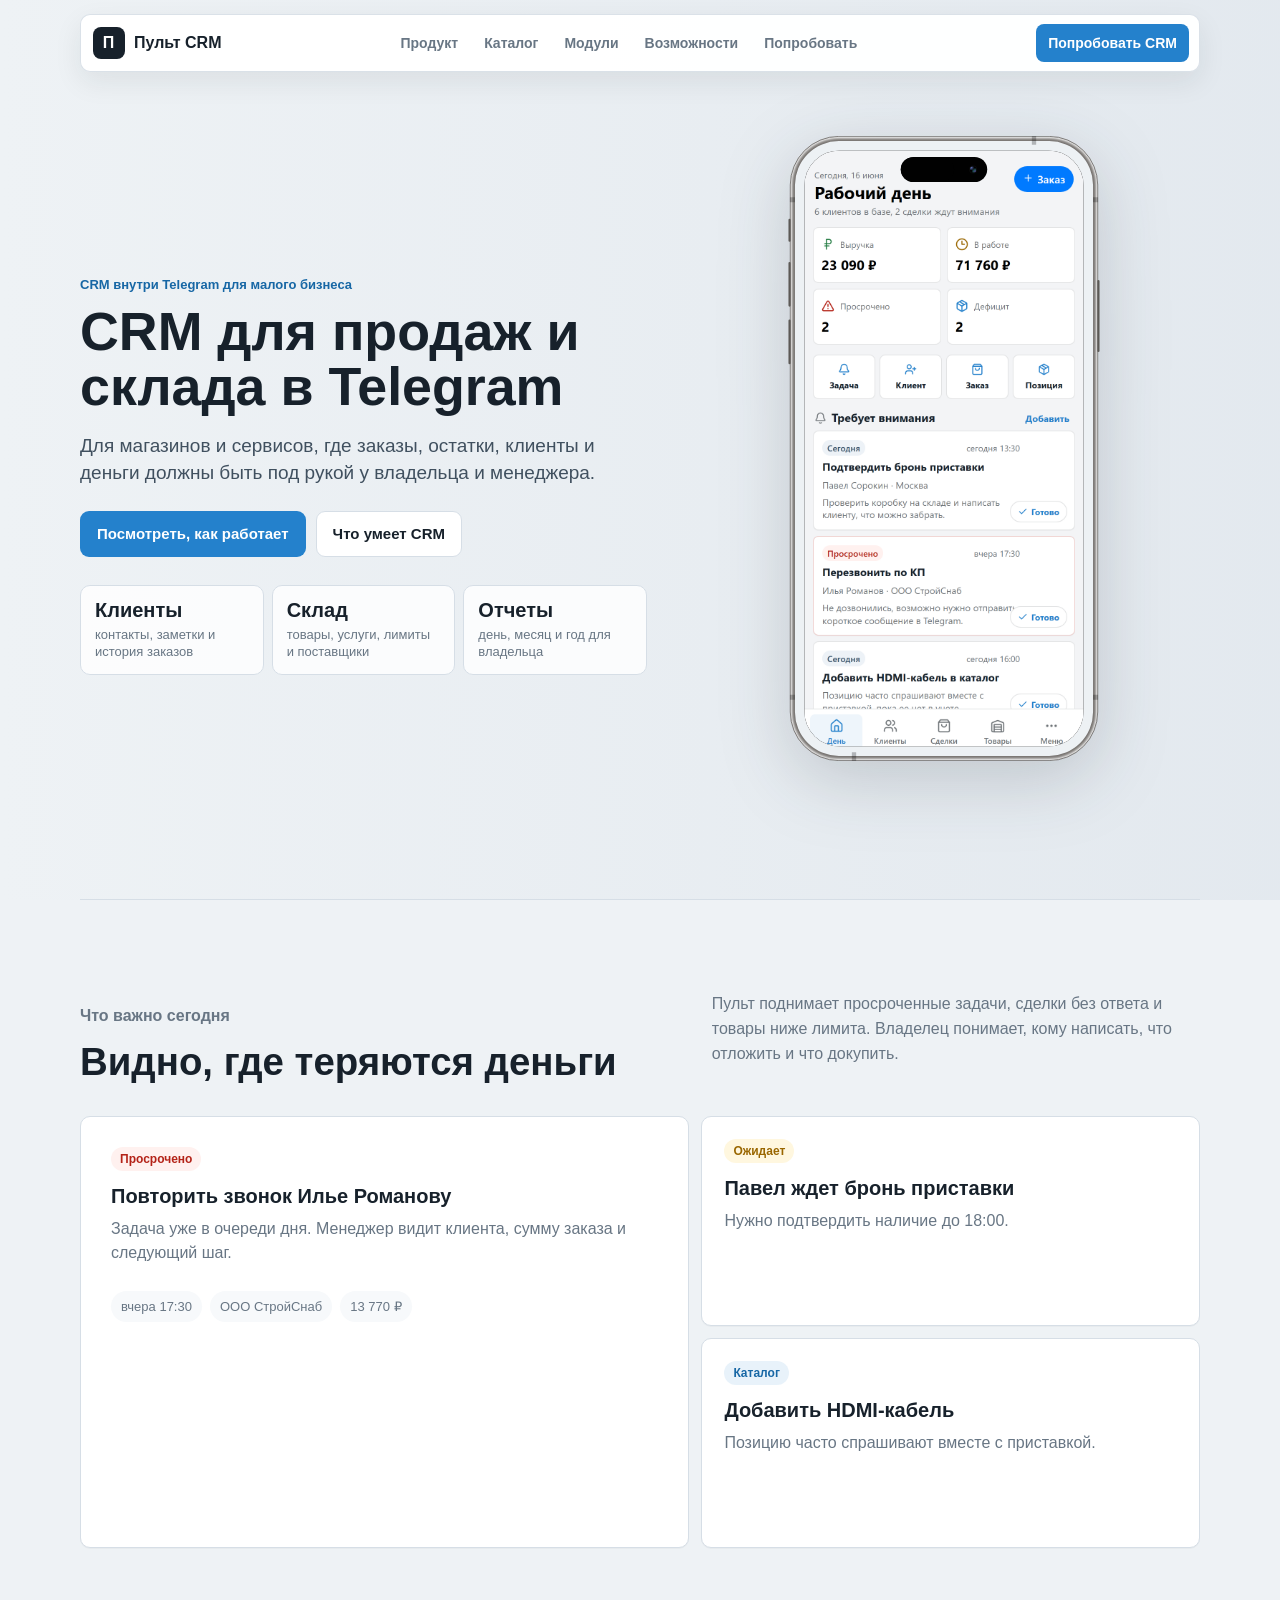
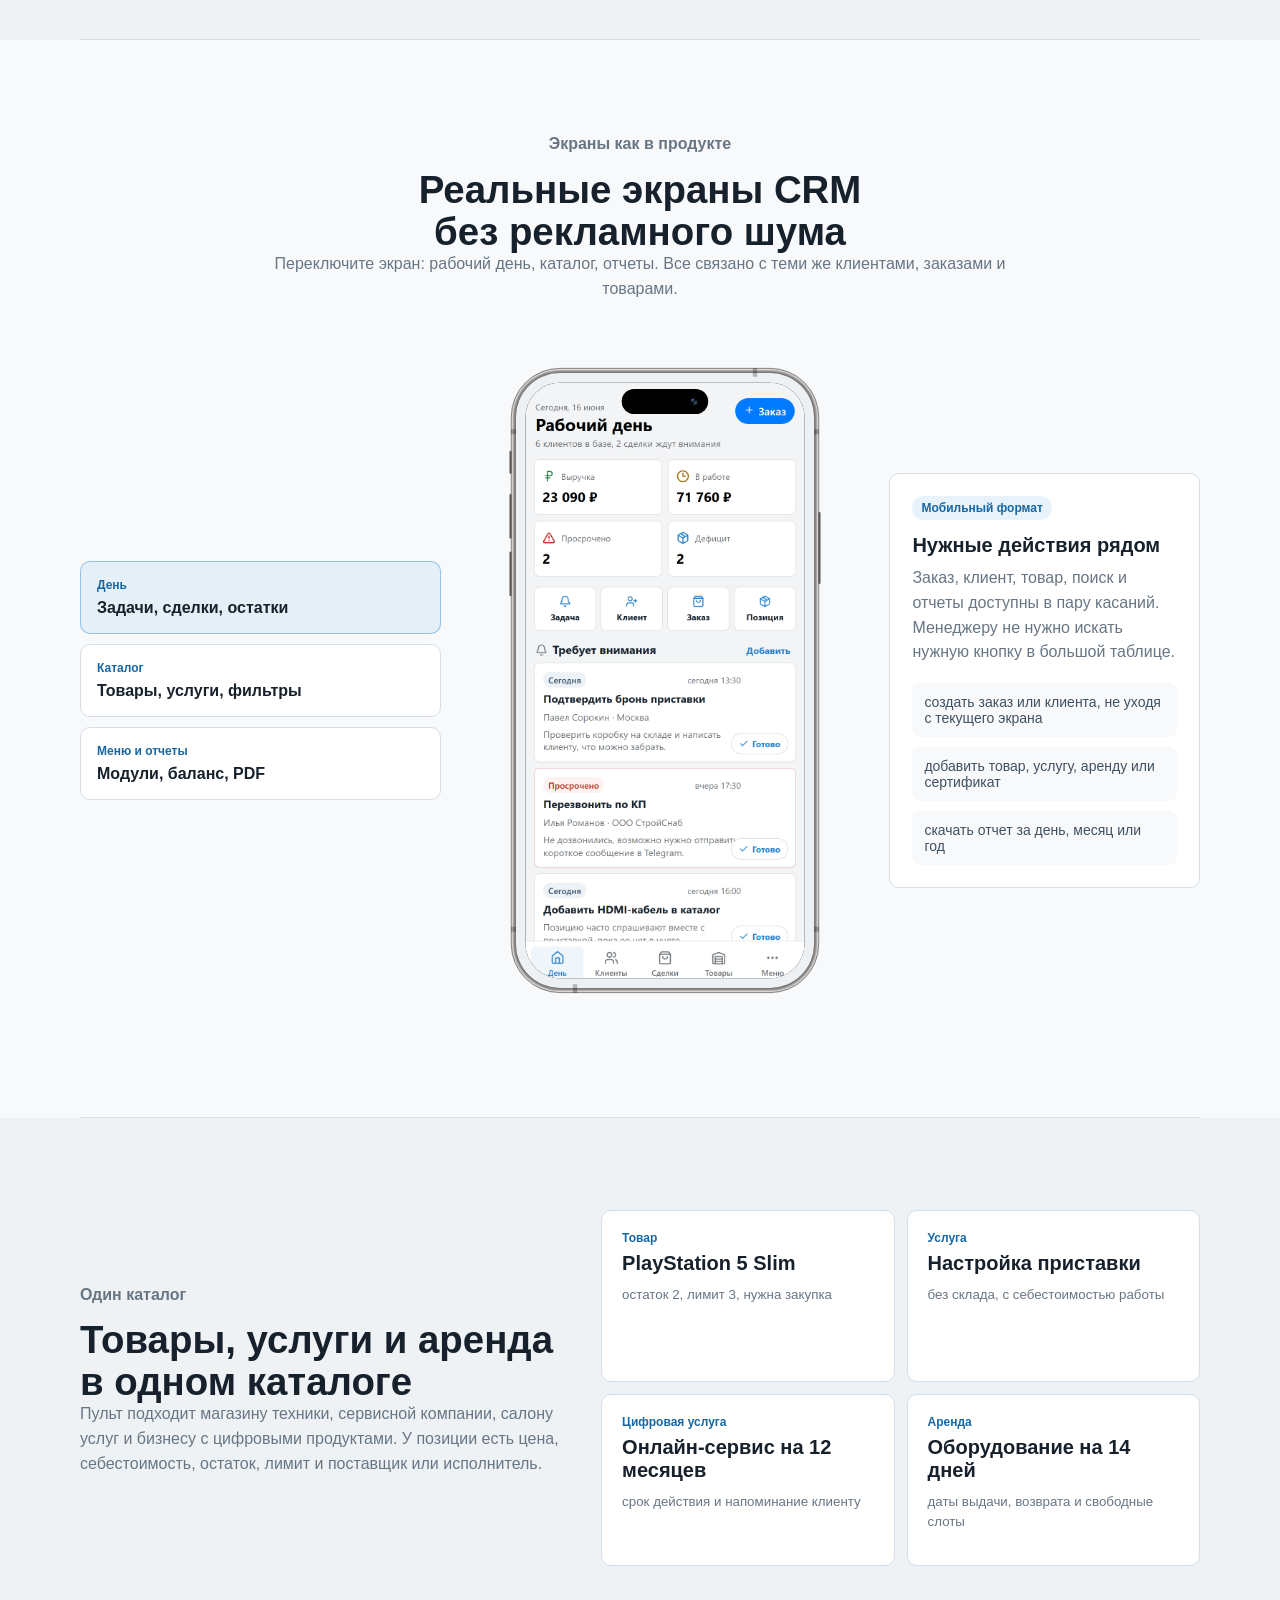
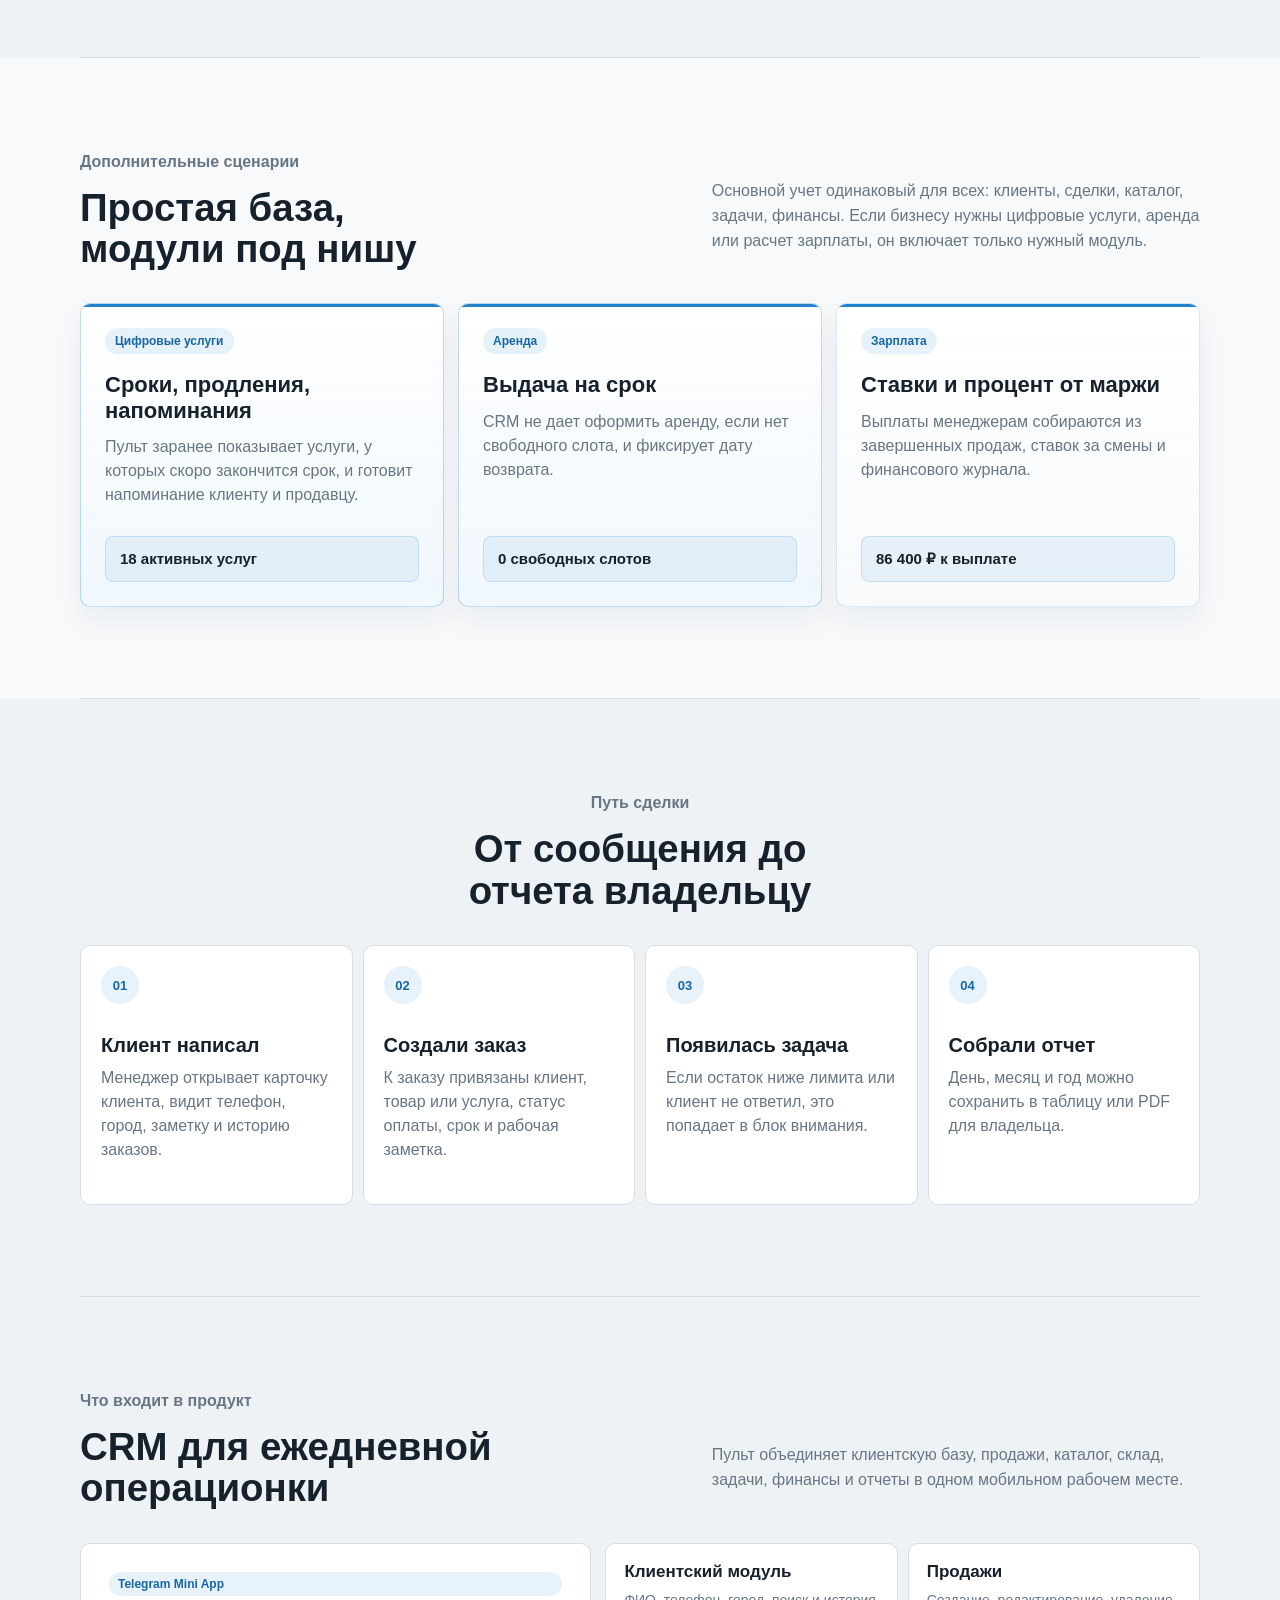
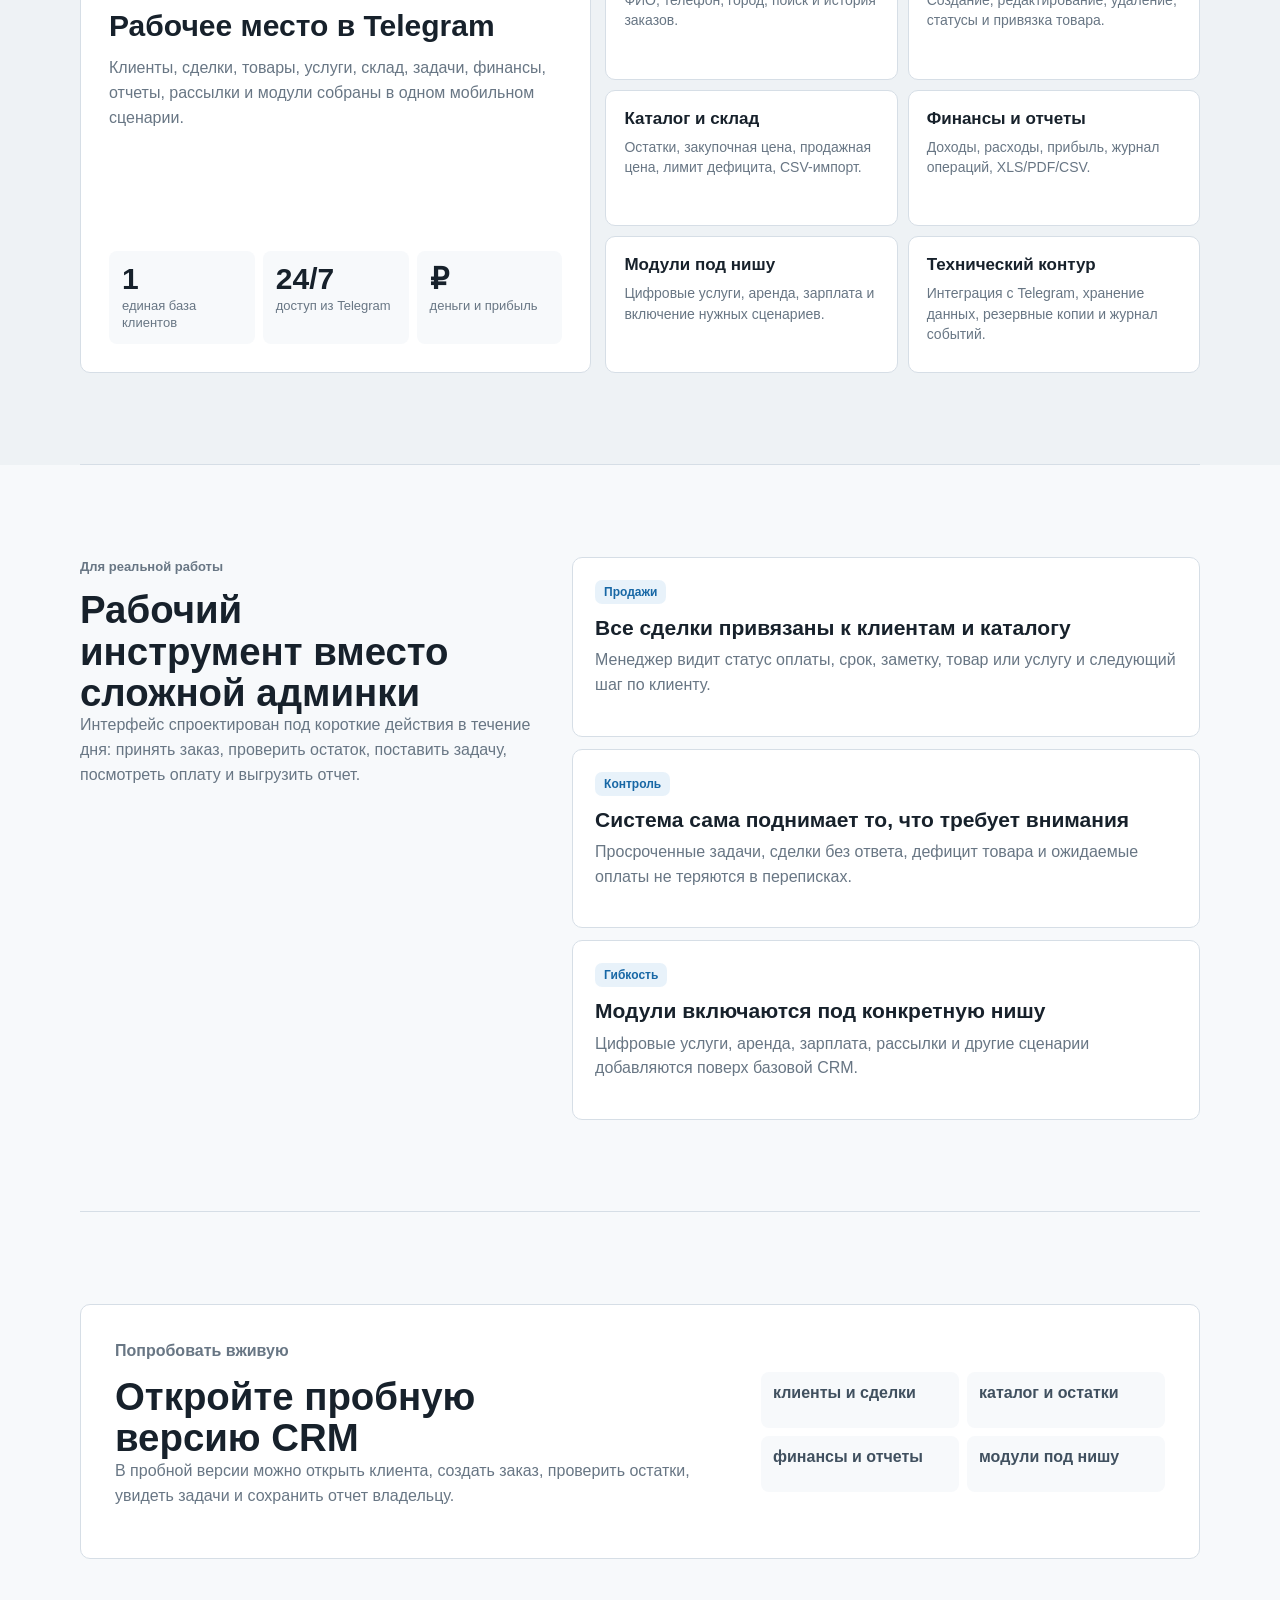
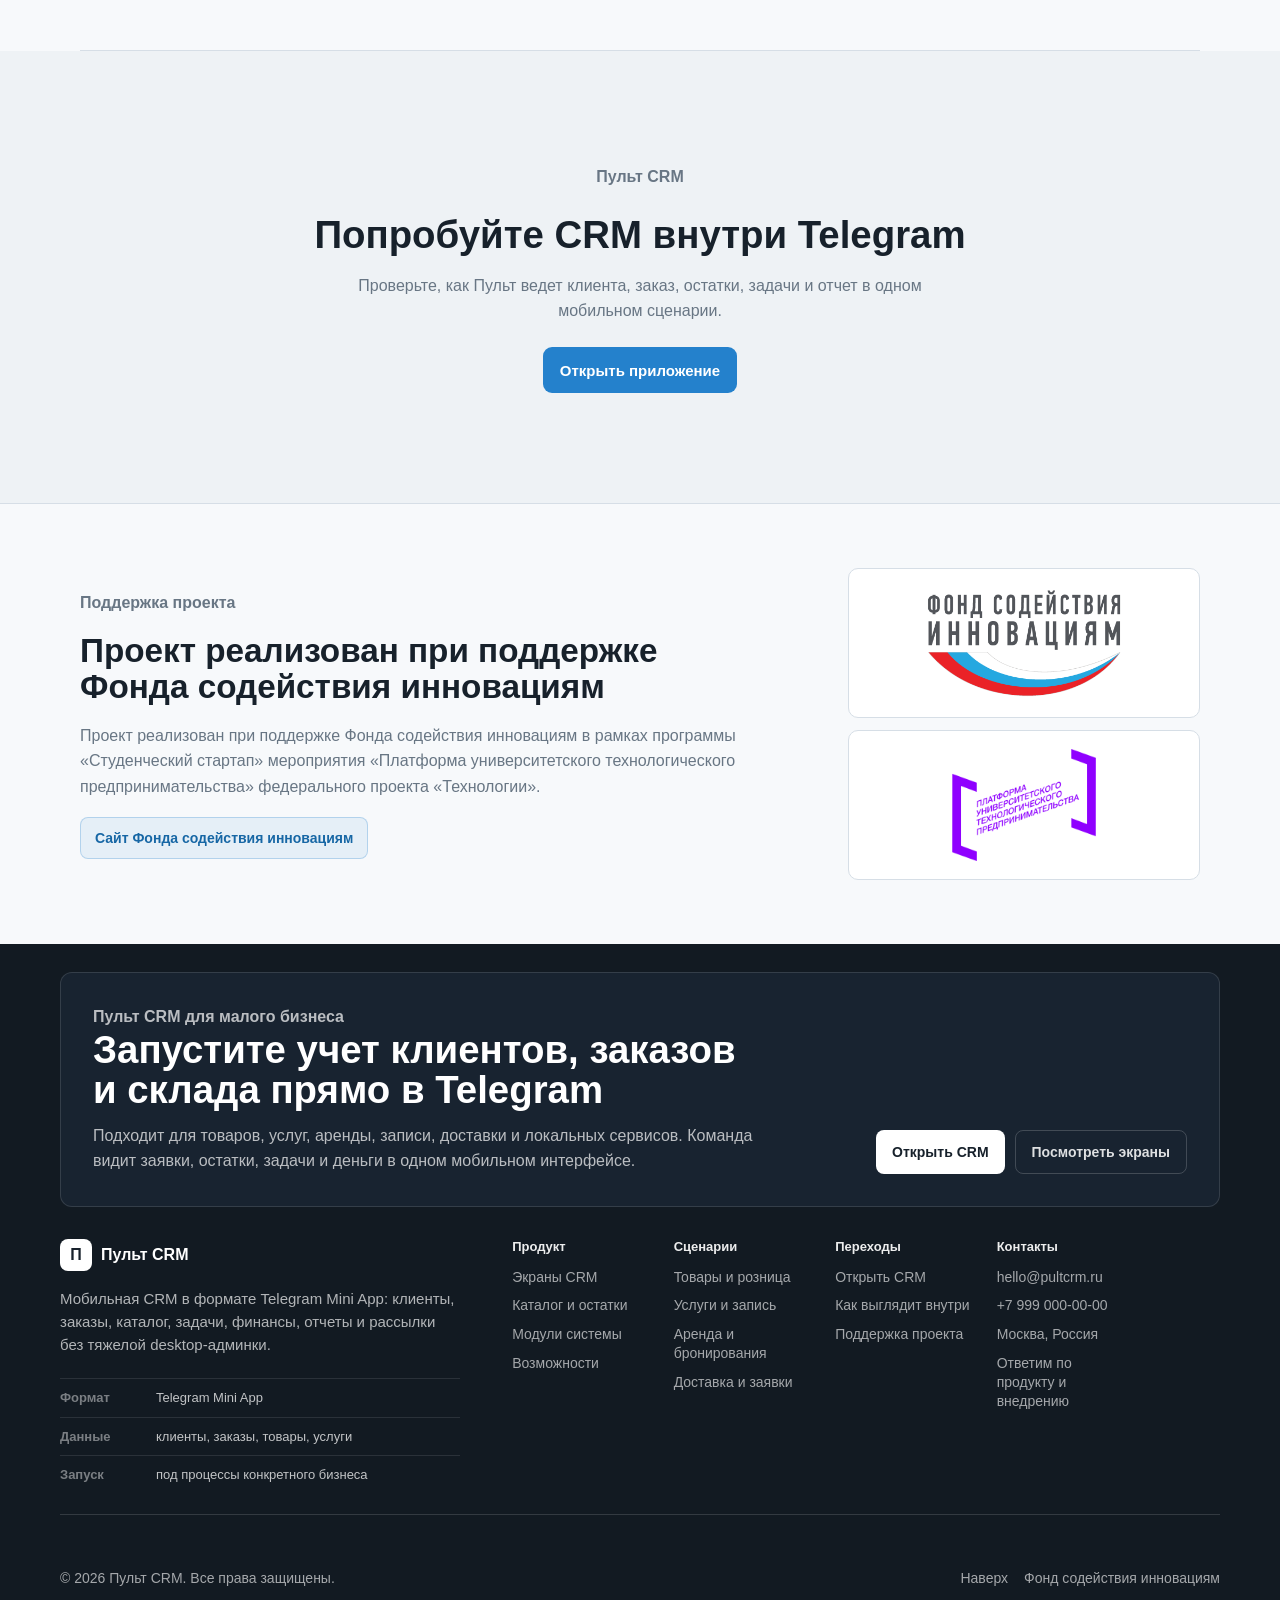
<file: index.html>
<!doctype html>
<html lang="ru">
  <head>
    <meta charset="UTF-8" />
    <meta name="viewport" content="width=device-width, initial-scale=1.0" />
    <meta
      name="description"
      content="Пульт CRM помогает малому бизнесу вести клиентов, сделки, каталог, остатки, задачи, финансы и отчеты внутри Telegram."
    />
    <meta name="theme-color" content="#17212b" />
    <meta property="og:title" content="Пульт CRM - продажи, склад и клиенты в Telegram" />
    <meta
      property="og:description"
      content="CRM для малого бизнеса внутри Telegram: клиенты, сделки, склад, финансы, отчеты и модули под разные ниши."
    />
    <meta property="og:type" content="website" />
    <meta property="og:image" content="./pult-landing-desktop.png" />
    <meta name="twitter:card" content="summary_large_image" />
    <meta name="twitter:title" content="Пульт CRM - продажи, склад и клиенты в Telegram" />
    <meta
      name="twitter:description"
      content="Пульт CRM помогает владельцу и менеджерам вести продажи, склад, клиентов, задачи и финансы в привычном мобильном интерфейсе."
    />
    <meta name="twitter:image" content="./pult-landing-desktop.png" />
    <title>Пульт CRM - продажи, склад и клиенты в Telegram</title>
    <link rel="icon" href="data:image/svg+xml,%3Csvg xmlns='http://www.w3.org/2000/svg' viewBox='0 0 32 32'%3E%3Crect width='32' height='32' rx='7' fill='%2317212b'/%3E%3Cpath d='M10 9h8.2c3.2 0 5.2 1.9 5.2 4.8s-2 4.8-5.2 4.8h-4.9V24H10V9Zm3.3 2.9v3.8h4.5c1.4 0 2.2-.7 2.2-1.9s-.8-1.9-2.2-1.9h-4.5Z' fill='white'/%3E%3C/svg%3E" />
    <link rel="stylesheet" href="./device-iphone.css" />
    <link rel="stylesheet" href="./styles.css?v=9" />
  </head>
  <body>
    <header class="site-header">
      <a class="brand" href="#top" aria-label="Пульт CRM">
        <span class="brand-mark">П</span>
        <span>Пульт CRM</span>
      </a>
      <nav class="header-nav" aria-label="Разделы лендинга">
        <a href="#product">Продукт</a>
        <a href="#catalog">Каталог</a>
        <a href="#modules">Модули</a>
        <a href="#complete">Возможности</a>
        <a href="#launch">Попробовать</a>
      </nav>
      <a class="header-action" href="#demo">Попробовать CRM</a>
    </header>

    <main id="top">
      <section class="hero" aria-labelledby="hero-title">
        <div class="hero-copy">
          <p class="eyebrow">CRM внутри Telegram для малого бизнеса</p>
          <h1 id="hero-title">CRM для продаж и склада в Telegram</h1>
          <p class="lead">
            Для магазинов и сервисов, где заказы, остатки, клиенты и деньги должны быть под рукой у владельца и менеджера.
          </p>
          <div class="hero-actions">
            <a class="button primary" href="#product">Посмотреть, как работает</a>
            <a class="button secondary" href="#catalog">Что умеет CRM</a>
          </div>
          <div class="hero-facts" aria-label="Ключевые возможности Пульт CRM">
            <div>
              <strong>Клиенты</strong>
              <span>контакты, заметки и история заказов</span>
            </div>
            <div>
              <strong>Склад</strong>
              <span>товары, услуги, лимиты и поставщики</span>
            </div>
            <div>
              <strong>Отчеты</strong>
              <span>день, месяц и год для владельца</span>
            </div>
          </div>
        </div>

        <div class="hero-device-wrap" aria-label="Экран Пульт CRM">
          <div class="phone-mockup hero-device">
            <div class="device device-iphone-14-pro device-black">
              <div class="device-frame">
                <img class="device-screen" src="./assets/screen-overview.png?v=6" alt="Рабочий день в Пульт CRM" />
              </div>
              <div class="device-stripe"></div>
              <div class="device-header"></div>
              <div class="device-sensors"></div>
              <div class="device-btns"></div>
              <div class="device-power"></div>
              <div class="device-home"></div>
            </div>
          </div>
        </div>
      </section>

      <section class="section workday" aria-labelledby="workday-title">
        <div class="section-heading split">
          <div>
            <p class="eyebrow">Что важно сегодня</p>
            <h2 id="workday-title">Видно, где теряются деньги</h2>
          </div>
          <p>
            Пульт поднимает просроченные задачи, сделки без ответа и товары ниже лимита. Владелец понимает, кому написать, что отложить и что докупить.
          </p>
        </div>
        <div class="workgrid">
          <article class="work-card large">
            <span class="status danger">Просрочено</span>
            <h3>Повторить звонок Илье Романову</h3>
            <p>Задача уже в очереди дня. Менеджер видит клиента, сумму заказа и следующий шаг.</p>
            <div class="work-meta">
              <span>вчера 17:30</span>
              <span>ООО СтройСнаб</span>
              <span>13 770 ₽</span>
            </div>
          </article>
          <article class="work-card">
            <span class="status warn">Ожидает</span>
            <h3>Павел ждет бронь приставки</h3>
            <p>Нужно подтвердить наличие до 18:00.</p>
          </article>
          <article class="work-card">
            <span class="status blue">Каталог</span>
            <h3>Добавить HDMI-кабель</h3>
            <p>Позицию часто спрашивают вместе с приставкой.</p>
          </article>
        </div>
      </section>

      <section class="section product" id="product" aria-labelledby="product-title">
        <div class="section-heading centered">
          <p class="eyebrow">Экраны как в продукте</p>
          <h2 id="product-title">Реальные экраны CRM без рекламного шума</h2>
          <p>Переключите экран: рабочий день, каталог, отчеты. Все связано с теми же клиентами, заказами и товарами.</p>
        </div>
        <div class="showcase">
          <div class="showcase-tabs" aria-label="Переключение экранов">
            <button class="screen-tab active" type="button" data-target="overview">
              <span>День</span>
              <strong>Задачи, сделки, остатки</strong>
            </button>
            <button class="screen-tab" type="button" data-target="catalog">
              <span>Каталог</span>
              <strong>Товары, услуги, фильтры</strong>
            </button>
            <button class="screen-tab" type="button" data-target="reports">
              <span>Меню и отчеты</span>
              <strong>Модули, баланс, PDF</strong>
            </button>
          </div>

          <div class="screen-stack">
            <div class="phone-mockup screen-panel active" data-panel="overview">
              <div class="device device-iphone-14-pro device-black">
                <div class="device-frame">
                  <img class="device-screen" src="./assets/screen-overview.png?v=6" alt="Экран рабочего дня CRM" />
                </div>
                <div class="device-stripe"></div>
                <div class="device-header"></div>
                <div class="device-sensors"></div>
                <div class="device-btns"></div>
                <div class="device-power"></div>
                <div class="device-home"></div>
              </div>
            </div>
            <div class="phone-mockup screen-panel" data-panel="catalog">
              <div class="device device-iphone-14-pro device-black">
                <div class="device-frame">
                  <img class="device-screen" src="./assets/screen-catalog.png?v=6" alt="Экран товаров и услуг CRM" />
                </div>
                <div class="device-stripe"></div>
                <div class="device-header"></div>
                <div class="device-sensors"></div>
                <div class="device-btns"></div>
                <div class="device-power"></div>
                <div class="device-home"></div>
              </div>
            </div>
            <div class="phone-mockup screen-panel" data-panel="reports">
              <div class="device device-iphone-14-pro device-black">
                <div class="device-frame">
                  <img class="device-screen" src="./assets/screen-reports.png?v=6" alt="Экран меню и отчетов CRM" />
                </div>
                <div class="device-stripe"></div>
                <div class="device-header"></div>
                <div class="device-sensors"></div>
                <div class="device-btns"></div>
                <div class="device-power"></div>
                <div class="device-home"></div>
              </div>
            </div>
          </div>

          <aside class="showcase-copy">
            <span class="status blue">Мобильный формат</span>
            <h3>Нужные действия рядом</h3>
            <p>Заказ, клиент, товар, поиск и отчеты доступны в пару касаний. Менеджеру не нужно искать нужную кнопку в большой таблице.</p>
            <ul>
              <li>создать заказ или клиента, не уходя с текущего экрана</li>
              <li>добавить товар, услугу, аренду или сертификат</li>
              <li>скачать отчет за день, месяц или год</li>
            </ul>
          </aside>
        </div>
      </section>

      <section class="section catalog" id="catalog" aria-labelledby="catalog-title">
        <div class="catalog-copy">
          <p class="eyebrow">Один каталог</p>
          <h2 id="catalog-title">Товары, услуги и аренда в одном каталоге</h2>
          <p>
            Пульт подходит магазину техники, сервисной компании, салону услуг и бизнесу с цифровыми продуктами. У позиции есть цена, себестоимость, остаток, лимит и поставщик или исполнитель.
          </p>
        </div>
        <div class="catalog-board" aria-label="Примеры позиций каталога">
          <article>
            <span>Товар</span>
            <strong>PlayStation 5 Slim</strong>
            <small>остаток 2, лимит 3, нужна закупка</small>
          </article>
          <article>
            <span>Услуга</span>
            <strong>Настройка приставки</strong>
            <small>без склада, с себестоимостью работы</small>
          </article>
          <article>
            <span>Цифровая услуга</span>
            <strong>Онлайн-сервис на 12 месяцев</strong>
            <small>срок действия и напоминание клиенту</small>
          </article>
          <article>
            <span>Аренда</span>
            <strong>Оборудование на 14 дней</strong>
            <small>даты выдачи, возврата и свободные слоты</small>
          </article>
        </div>
      </section>

      <section class="section modules" id="modules" aria-labelledby="modules-title">
        <div class="section-heading split">
          <div>
            <p class="eyebrow">Дополнительные сценарии</p>
            <h2 id="modules-title">Простая база, модули под нишу</h2>
          </div>
          <p>Основной учет одинаковый для всех: клиенты, сделки, каталог, задачи, финансы. Если бизнесу нужны цифровые услуги, аренда или расчет зарплаты, он включает только нужный модуль.</p>
        </div>
        <div class="module-grid">
          <article class="module-card attention">
            <span>Цифровые услуги</span>
            <h3>Сроки, продления, напоминания</h3>
            <p>Пульт заранее показывает услуги, у которых скоро закончится срок, и готовит напоминание клиенту и продавцу.</p>
            <strong>18 активных услуг</strong>
          </article>
          <article class="module-card attention">
            <span>Аренда</span>
            <h3>Выдача на срок</h3>
            <p>CRM не дает оформить аренду, если нет свободного слота, и фиксирует дату возврата.</p>
            <strong>0 свободных слотов</strong>
          </article>
          <article class="module-card">
            <span>Зарплата</span>
            <h3>Ставки и процент от маржи</h3>
            <p>Выплаты менеджерам собираются из завершенных продаж, ставок за смены и финансового журнала.</p>
            <strong>86 400 ₽ к выплате</strong>
          </article>
        </div>
      </section>

      <section class="section flows" aria-labelledby="flows-title">
        <div class="section-heading centered narrow">
          <p class="eyebrow">Путь сделки</p>
          <h2 id="flows-title">От сообщения до отчета владельцу</h2>
        </div>
        <div class="flow-line">
          <article>
            <span>01</span>
            <h3>Клиент написал</h3>
            <p>Менеджер открывает карточку клиента, видит телефон, город, заметку и историю заказов.</p>
          </article>
          <article>
            <span>02</span>
            <h3>Создали заказ</h3>
            <p>К заказу привязаны клиент, товар или услуга, статус оплаты, срок и рабочая заметка.</p>
          </article>
          <article>
            <span>03</span>
            <h3>Появилась задача</h3>
            <p>Если остаток ниже лимита или клиент не ответил, это попадает в блок внимания.</p>
          </article>
          <article>
            <span>04</span>
            <h3>Собрали отчет</h3>
            <p>День, месяц и год можно сохранить в таблицу или PDF для владельца.</p>
          </article>
        </div>
      </section>

      <section class="section complete" id="complete" aria-labelledby="complete-title">
        <div class="section-heading split">
          <div>
            <p class="eyebrow">Что входит в продукт</p>
            <h2 id="complete-title">CRM для ежедневной операционки</h2>
          </div>
          <p>
            Пульт объединяет клиентскую базу, продажи, каталог, склад, задачи, финансы и отчеты в одном мобильном рабочем месте.
          </p>
        </div>
        <div class="complete-layout">
          <article class="complete-card main">
            <span class="status blue">Telegram Mini App</span>
            <h3>Рабочее место в Telegram</h3>
            <p>
              Клиенты, сделки, товары, услуги, склад, задачи, финансы, отчеты, рассылки и модули собраны в одном мобильном сценарии.
            </p>
            <div class="complete-stats" aria-label="Возможности продукта">
              <div>
                <strong>1</strong>
                <span>единая база клиентов</span>
              </div>
              <div>
                <strong>24/7</strong>
                <span>доступ из Telegram</span>
              </div>
              <div>
                <strong>₽</strong>
                <span>деньги и прибыль</span>
              </div>
            </div>
          </article>
          <div class="complete-list" aria-label="Что входит в CRM">
            <article>
              <strong>Клиентский модуль</strong>
              <span>ФИО, телефон, город, поиск и история заказов.</span>
            </article>
            <article>
              <strong>Продажи</strong>
              <span>Создание, редактирование, удаление, статусы и привязка товара.</span>
            </article>
            <article>
              <strong>Каталог и склад</strong>
              <span>Остатки, закупочная цена, продажная цена, лимит дефицита, CSV-импорт.</span>
            </article>
            <article>
              <strong>Финансы и отчеты</strong>
              <span>Доходы, расходы, прибыль, журнал операций, XLS/PDF/CSV.</span>
            </article>
            <article>
              <strong>Модули под нишу</strong>
              <span>Цифровые услуги, аренда, зарплата и включение нужных сценариев.</span>
            </article>
            <article>
              <strong>Технический контур</strong>
              <span>Интеграция с Telegram, хранение данных, резервные копии и журнал событий.</span>
            </article>
          </div>
        </div>
      </section>

      <section class="section proof" aria-labelledby="proof-title">
        <div class="proof-copy">
          <p class="eyebrow">Для реальной работы</p>
          <h2 id="proof-title">Рабочий инструмент вместо сложной админки</h2>
          <p>
            Интерфейс спроектирован под короткие действия в течение дня: принять заказ, проверить остаток, поставить задачу, посмотреть оплату и выгрузить отчет.
          </p>
        </div>
        <div class="proof-grid">
          <article>
            <span>Продажи</span>
            <strong>Все сделки привязаны к клиентам и каталогу</strong>
            <p>Менеджер видит статус оплаты, срок, заметку, товар или услугу и следующий шаг по клиенту.</p>
          </article>
          <article>
            <span>Контроль</span>
            <strong>Система сама поднимает то, что требует внимания</strong>
            <p>Просроченные задачи, сделки без ответа, дефицит товара и ожидаемые оплаты не теряются в переписках.</p>
          </article>
          <article>
            <span>Гибкость</span>
            <strong>Модули включаются под конкретную нишу</strong>
            <p>Цифровые услуги, аренда, зарплата, рассылки и другие сценарии добавляются поверх базовой CRM.</p>
          </article>
        </div>
      </section>

      <section class="section launch" id="launch" aria-labelledby="launch-title">
        <div class="launch-panel">
          <div>
            <p class="eyebrow">Попробовать вживую</p>
            <h2 id="launch-title">Откройте пробную версию CRM</h2>
            <p>
              В пробной версии можно открыть клиента, создать заказ, проверить остатки, увидеть задачи и сохранить отчет владельцу.
            </p>
          </div>
          <div class="launch-list">
            <span>клиенты и сделки</span>
            <span>каталог и остатки</span>
            <span>финансы и отчеты</span>
            <span>модули под нишу</span>
          </div>
        </div>
      </section>

      <section class="final-cta" id="demo" aria-labelledby="demo-title">
        <p class="eyebrow">Пульт CRM</p>
        <h2 id="demo-title">Попробуйте CRM внутри Telegram</h2>
        <p>Проверьте, как Пульт ведет клиента, заказ, остатки, задачи и отчет в одном мобильном сценарии.</p>
        <a class="button primary" href="./demo/">Открыть приложение</a>
      </section>

      <section class="support-section" aria-labelledby="support-title">
        <div class="support-copy">
          <p class="eyebrow">Поддержка проекта</p>
          <h2 id="support-title">Проект реализован при поддержке Фонда содействия инновациям</h2>
          <p>
            Проект реализован при поддержке Фонда содействия инновациям в рамках программы «Студенческий стартап» мероприятия «Платформа университетского технологического предпринимательства» федерального проекта «Технологии».
          </p>
          <a href="https://fasie.ru/" target="_blank" rel="noreferrer">Сайт Фонда содействия инновациям</a>
        </div>
        <div class="support-logos" aria-label="Логотипы организаций поддержки">
          <img src="./assets/fasie-logo.png" alt="Фонд содействия инновациям" />
          <img src="./assets/university-tech-platform-logo.png" alt="Платформа университетского технологического предпринимательства" />
        </div>
      </section>
    </main>

    <footer class="site-footer" id="contacts">
      <div class="footer-shell">
        <section class="footer-cta" aria-labelledby="footer-cta-title">
          <div>
            <p class="footer-kicker">Пульт CRM для малого бизнеса</p>
            <h2 id="footer-cta-title">Запустите учет клиентов, заказов и склада прямо в Telegram</h2>
            <p>
              Подходит для товаров, услуг, аренды, записи, доставки и локальных сервисов. Команда видит заявки, остатки, задачи и деньги в одном мобильном интерфейсе.
            </p>
          </div>
          <div class="footer-actions">
            <a class="footer-button" href="./demo/">Открыть CRM</a>
            <a class="footer-demo-link" href="#product">Посмотреть экраны</a>
          </div>
        </section>

        <div class="footer-main">
          <div class="footer-brand">
            <a class="brand" href="#top" aria-label="Пульт CRM">
              <span class="brand-mark">П</span>
              <span>Пульт CRM</span>
            </a>
            <p>
              Мобильная CRM в формате Telegram Mini App: клиенты, заказы, каталог, задачи, финансы, отчеты и рассылки без тяжелой desktop-админки.
            </p>
            <dl class="footer-facts">
              <div>
                <dt>Формат</dt>
                <dd>Telegram Mini App</dd>
              </div>
              <div>
                <dt>Данные</dt>
                <dd>клиенты, заказы, товары, услуги</dd>
              </div>
              <div>
                <dt>Запуск</dt>
                <dd>под процессы конкретного бизнеса</dd>
              </div>
            </dl>
          </div>

          <nav class="footer-links" aria-label="Навигация в подвале">
            <div>
              <strong>Продукт</strong>
              <a href="#product">Экраны CRM</a>
              <a href="#catalog">Каталог и остатки</a>
              <a href="#modules">Модули системы</a>
              <a href="#complete">Возможности</a>
            </div>
            <div>
              <strong>Сценарии</strong>
              <a href="#catalog">Товары и розница</a>
              <a href="#catalog">Услуги и запись</a>
              <a href="#modules">Аренда и бронирования</a>
              <a href="#complete">Доставка и заявки</a>
            </div>
            <div>
              <strong>Переходы</strong>
              <a href="./demo/">Открыть CRM</a>
              <a href="#launch">Как выглядит внутри</a>
              <a href="#support-title">Поддержка проекта</a>
            </div>
            <div>
              <strong>Контакты</strong>
              <a href="mailto:hello@pultcrm.ru">hello@pultcrm.ru</a>
              <a href="tel:+79990000000">+7 999 000-00-00</a>
              <span>Москва, Россия</span>
              <span>Ответим по продукту и внедрению</span>
            </div>
          </nav>
        </div>

        <div class="footer-bottom">
          <span>© 2026 Пульт CRM. Все права защищены.</span>
          <div>
            <a href="#top">Наверх</a>
            <a href="https://fasie.ru/" target="_blank" rel="noreferrer">Фонд содействия инновациям</a>
          </div>
        </div>
      </div>
    </footer>

    <script src="./script.js"></script>
  </body>
</html>
</file>
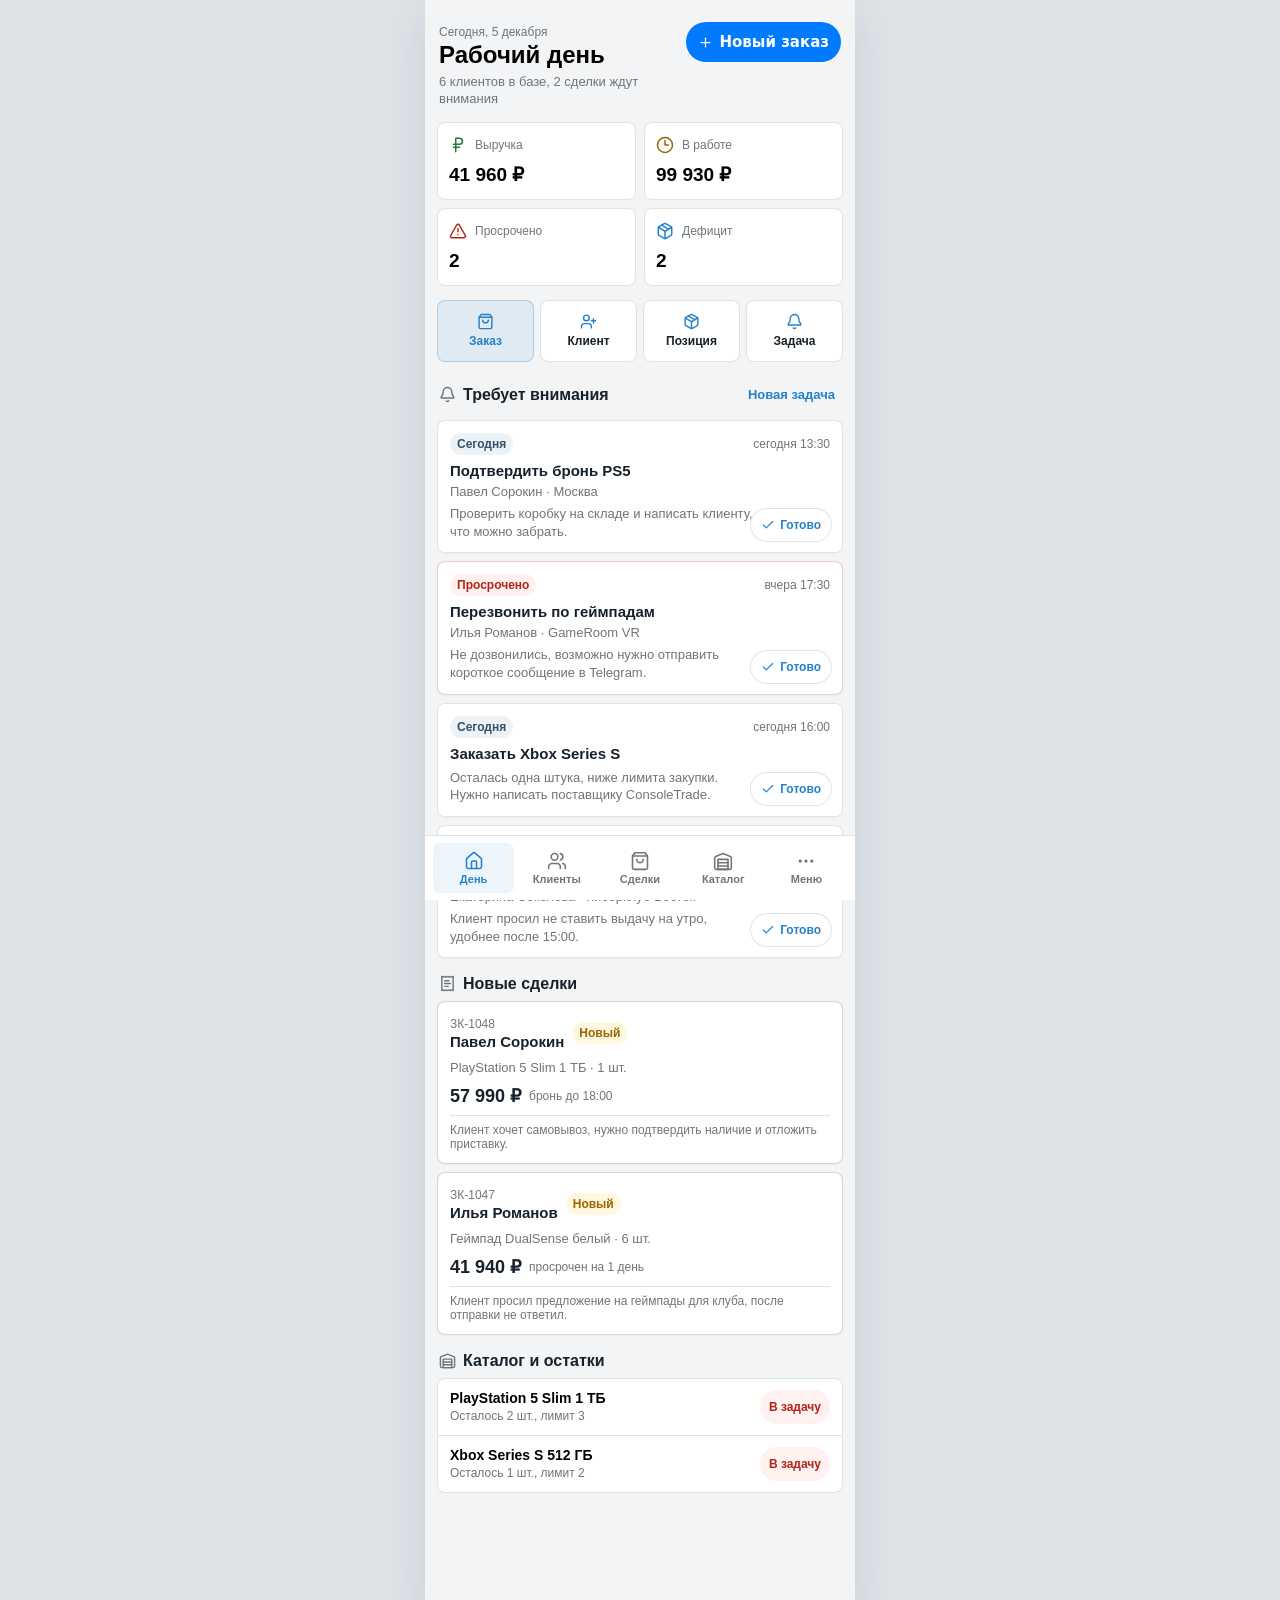
<file: demo/index.html>
<!doctype html>
<html lang="ru">
  <head>
    <meta charset="UTF-8" />
    <meta name="viewport" content="width=device-width, initial-scale=1.0, viewport-fit=cover" />
    <meta name="theme-color" content="#f4f4f5" />
    <link rel="icon" type="image/svg+xml" href="./favicon.svg" />
    <title>CRM в Telegram</title>
    <script type="module" crossorigin src="./assets/index-BJHWEUnX.js"></script>
    <link rel="stylesheet" crossorigin href="./assets/index-BkWOHyeb.css">
  </head>
  <body>
    <div id="root"></div>
  </body>
</html>
</file>
<file: device-iphone.css>
/*! Devices.css v0.2.0 | MIT License | github.com/picturepan2/devices.css */
.device,
.device::before,
.device::after,
.device *,
.device *::before,
.device *::after {
  box-sizing: border-box;
  display: block;
}

.device {
  position: relative;
  z-index: 1;
  transform: scale(1);
}

.device .device-frame {
  z-index: 1;
}

.device .device-screen {
  position: relative;
  object-fit: cover;
  object-position: center top;
  background-color: #000000;
  background-position: center center;
  background-size: cover;
}

.device-iphone-14-pro {
  width: 428px;
  height: 868px;
}

.device-iphone-14-pro .device-frame {
  width: 428px;
  height: 868px;
  padding: 19px;
  border: 1px solid #1b1721;
  border-radius: 68px;
  background: #010101;
  box-shadow: inset 0 0 4px 2px #c0b7cd, inset 0 0 0 6px #342c3f;
}

.device-iphone-14-pro .device-screen {
  width: 390px;
  height: 830px;
  border-radius: 49px;
}

.device-iphone-14-pro .device-stripe::after,
.device-iphone-14-pro .device-stripe::before {
  content: "";
  position: absolute;
  left: 0;
  z-index: 9;
  width: 100%;
  height: 7px;
  border: solid rgba(1, 1, 1, 0.25);
  border-width: 0 7px;
}

.device-iphone-14-pro .device-stripe::after {
  top: 85px;
}

.device-iphone-14-pro .device-stripe::before {
  bottom: 85px;
}

.device-iphone-14-pro .device-header {
  position: absolute;
  top: 29px;
  left: 50%;
  width: 120px;
  height: 35px;
  margin-left: -60px;
  border-radius: 20px;
  background: #010101;
}

.device-iphone-14-pro .device-sensors::after,
.device-iphone-14-pro .device-sensors::before {
  content: "";
  position: absolute;
}

.device-iphone-14-pro .device-sensors::after {
  top: 30px;
  left: 50%;
  width: 74px;
  height: 33px;
  margin-left: -60px;
  border-radius: 17px;
  background: #010101;
}

.device-iphone-14-pro .device-sensors::before {
  top: 42px;
  left: 50%;
  width: 9px;
  height: 9px;
  margin-left: 36px;
  border-radius: 50%;
  background:
    radial-gradient(farthest-corner at 20% 20%, #6074bf 0, transparent 40%),
    radial-gradient(farthest-corner at 80% 80%, #513785 0, #24555e 20%, transparent 50%);
  box-shadow: 0 0 1px 1px rgba(255, 255, 255, 0.05);
}

.device-iphone-14-pro .device-btns {
  position: absolute;
  top: 115px;
  left: -2px;
  width: 3px;
  height: 32px;
  border-radius: 2px;
  background: #1b1721;
}

.device-iphone-14-pro .device-btns::after,
.device-iphone-14-pro .device-btns::before {
  content: "";
  position: absolute;
  left: 0;
  width: 3px;
  height: 62px;
  border-radius: 2px;
  background: #1b1721;
}

.device-iphone-14-pro .device-btns::after {
  top: 60px;
}

.device-iphone-14-pro .device-btns::before {
  top: 140px;
}

.device-iphone-14-pro .device-power {
  position: absolute;
  top: 200px;
  right: -2px;
  width: 3px;
  height: 100px;
  border-radius: 2px;
  background: #1b1721;
}

.device-iphone-14-pro .device-home::after,
.device-iphone-14-pro .device-home::before {
  content: "";
  position: absolute;
  z-index: 9;
  width: 6px;
  height: 6px;
  border: solid rgba(1, 1, 1, 0.25);
  border-width: 6px 0;
}

.device-iphone-14-pro .device-home::after {
  top: 0;
  right: 86px;
}

.device-iphone-14-pro .device-home::before {
  bottom: 0;
  left: 86px;
}

.device-iphone-14-pro.device-black .device-frame {
  border-color: #5c5956;
  box-shadow: inset 0 0 4px 2px #ffffff, inset 0 0 0 6px #76726f;
}

.device-iphone-14-pro.device-black .device-btns,
.device-iphone-14-pro.device-black .device-btns::after,
.device-iphone-14-pro.device-black .device-btns::before,
.device-iphone-14-pro.device-black .device-power {
  background: #5c5956;
}
</file>
<file: styles.css>
:root {
  --bg: #eef2f5;
  --bg-strong: #e2e8ee;
  --surface: #ffffff;
  --surface-soft: #f7f9fb;
  --text: #17212b;
  --muted: #687684;
  --border: #d6dee6;
  --blue: #2481cc;
  --blue-dark: #1767a5;
  --green: #1f7a3f;
  --red: #b42318;
  --amber: #9a6700;
  --radius: 10px;
  --shadow: 0 18px 44px rgba(23, 33, 43, 0.1);
  font-family: -apple-system, BlinkMacSystemFont, "Segoe UI", Roboto, Arial, sans-serif;
}

* {
  box-sizing: border-box;
}

html {
  scroll-behavior: smooth;
}

body {
  margin: 0;
  background: var(--bg);
  color: var(--text);
  font-family: -apple-system, BlinkMacSystemFont, "Segoe UI", Roboto, Arial, sans-serif;
  font-variant-numeric: tabular-nums;
  letter-spacing: 0;
}

body::selection {
  background: rgba(36, 129, 204, 0.18);
}

a {
  color: inherit;
  text-decoration: none;
}

button {
  font: inherit;
  -webkit-tap-highlight-color: transparent;
}

button:focus,
a:focus {
  outline: none;
}

button:focus-visible,
a:focus-visible {
  box-shadow: 0 0 0 3px rgba(36, 129, 204, 0.24);
}

h1,
h2,
h3,
p {
  margin-top: 0;
}

.site-header {
  position: fixed;
  top: 14px;
  left: 50%;
  z-index: 40;
  display: grid;
  width: min(1120px, calc(100% - 32px));
  grid-template-columns: auto 1fr auto;
  align-items: center;
  gap: 18px;
  min-height: 58px;
  padding: 8px 10px 8px 12px;
  border: 1px solid rgba(214, 222, 230, 0.9);
  border-radius: var(--radius);
  background: rgba(255, 255, 255, 0.96);
  box-shadow: 0 10px 28px rgba(23, 33, 43, 0.08);
  transform: translateX(-50%);
}

.brand {
  display: inline-flex;
  align-items: center;
  gap: 9px;
  font-weight: 820;
}

.brand-mark {
  display: grid;
  width: 32px;
  height: 32px;
  place-items: center;
  border-radius: 8px;
  background: var(--text);
  color: #ffffff;
}

.header-nav {
  display: flex;
  justify-content: center;
  gap: 2px;
}

.header-nav a,
.header-action {
  display: inline-flex;
  align-items: center;
  min-height: 38px;
  padding: 0 12px;
  border-radius: 8px;
  color: var(--muted);
  font-size: 14px;
  font-weight: 700;
}

.header-nav a:hover {
  background: var(--surface-soft);
  color: var(--text);
}

.header-action {
  background: var(--blue);
  color: #ffffff;
  white-space: nowrap;
}

.button {
  display: inline-flex;
  align-items: center;
  justify-content: center;
  min-height: 46px;
  padding: 0 16px;
  border: 1px solid transparent;
  border-radius: 9px;
  font-size: 15px;
  font-weight: 780;
  transition: transform 160ms ease, background 160ms ease, border-color 160ms ease;
}

.button:active,
.screen-tab:active {
  transform: translateY(1px) scale(0.99);
}

.button.primary {
  background: var(--blue);
  color: #ffffff;
}

.button.primary:hover {
  background: var(--blue-dark);
}

.button.secondary {
  border-color: var(--border);
  background: var(--surface);
  color: var(--text);
}

.hero {
  position: relative;
  display: grid;
  min-height: 100dvh;
  grid-template-columns: minmax(520px, 1.05fr) minmax(360px, 0.95fr);
  align-items: center;
  gap: 40px;
  overflow: hidden;
  padding: 126px max(24px, calc((100vw - 1120px) / 2)) 74px;
  background:
    linear-gradient(90deg, rgba(238, 242, 245, 0.99), rgba(226, 232, 238, 0.9)),
    var(--bg);
}

.hero::after,
.section::after {
  position: absolute;
  right: max(24px, calc((100vw - 1120px) / 2));
  bottom: 0;
  left: max(24px, calc((100vw - 1120px) / 2));
  height: 1px;
  background: var(--border);
  content: "";
}

.hero-copy {
  position: relative;
  z-index: 2;
  max-width: 660px;
}

.eyebrow {
  margin-bottom: 12px;
  color: var(--blue-dark);
  font-size: 13px;
  font-weight: 800;
}

h1 {
  max-width: 740px;
  margin-bottom: 18px;
  font-size: clamp(42px, 4.2vw, 62px);
  line-height: 1.02;
  text-wrap: balance;
}

h2 {
  margin-bottom: 0;
  font-size: clamp(31px, 3vw, 46px);
  line-height: 1.08;
  text-wrap: balance;
}

h3 {
  margin-bottom: 8px;
  font-size: 20px;
  line-height: 1.18;
  text-wrap: balance;
}

.lead {
  max-width: 560px;
  margin-bottom: 24px;
  color: #40505f;
  font-size: 19px;
  line-height: 1.45;
}

.hero-actions {
  display: flex;
  flex-wrap: wrap;
  gap: 10px;
  margin-bottom: 28px;
}

.hero-facts {
  display: grid;
  max-width: 640px;
  grid-template-columns: repeat(3, minmax(0, 1fr));
  gap: 8px;
}

.hero-facts div {
  min-height: 86px;
  padding: 13px 14px;
  border: 1px solid var(--border);
  border-radius: var(--radius);
  background: rgba(255, 255, 255, 0.8);
}

.hero-facts strong,
.hero-facts span {
  display: block;
}

.hero-facts strong {
  margin-bottom: 5px;
  font-size: 20px;
}

.hero-facts span {
  color: var(--muted);
  font-size: 13px;
  line-height: 1.3;
}

.hero-device-wrap {
  position: relative;
  display: grid;
  justify-items: center;
  min-height: 680px;
}

.phone-mockup {
  position: relative;
  z-index: 2;
  width: 330px;
  height: 625px;
}

.phone-mockup .device {
  position: absolute;
  top: 0;
  left: 50%;
  margin-left: 0;
  transform: translateX(-50%) scale(0.72);
  transform-origin: top center;
}

.phone-mockup .device-frame {
  overflow: hidden;
  background: #edf1f4;
}

.phone-mockup .device-screen {
  display: block;
  width: 100%;
  height: 100%;
  object-fit: cover;
  object-position: top center;
}

.hero-device .device {
  filter: drop-shadow(0 26px 48px rgba(23, 33, 43, 0.18));
}

.section {
  position: relative;
  scroll-margin-top: 96px;
  padding: 92px max(24px, calc((100vw - 1120px) / 2));
}

.section-heading {
  margin-bottom: 34px;
}

.section-heading.split {
  display: grid;
  grid-template-columns: minmax(0, 0.9fr) minmax(320px, 0.75fr);
  gap: 46px;
  align-items: end;
}

.section-heading.centered {
  max-width: 760px;
  margin-right: auto;
  margin-left: auto;
  text-align: center;
}

.section-heading.centered h2,
.final-cta h2 {
  margin-right: auto;
  margin-left: auto;
}

.section-heading.narrow {
  max-width: 650px;
}

.section-heading p,
.catalog-copy p,
.launch-panel p,
.final-cta p,
.showcase-copy p {
  color: var(--muted);
  font-size: 16px;
  line-height: 1.55;
}

.workgrid {
  display: grid;
  grid-template-columns: 1.1fr 0.9fr;
  gap: 12px;
}

.work-card {
  min-height: 210px;
  padding: 22px;
  border: 1px solid var(--border);
  border-radius: var(--radius);
  background: var(--surface);
  box-shadow: 0 1px 0 rgba(23, 33, 43, 0.03);
}

.work-card.large {
  min-height: 432px;
  grid-row: span 2;
  padding: 30px;
}

.work-card p,
.module-card p,
.flow-line p,
.catalog-board small {
  color: var(--muted);
  line-height: 1.5;
}

.status {
  display: inline-flex;
  margin-bottom: 14px;
  padding: 5px 9px;
  border-radius: 999px;
  font-size: 12px;
  font-weight: 800;
}

.status.danger {
  background: #fff1ef;
  color: var(--red);
}

.status.warn {
  background: #fff7df;
  color: var(--amber);
}

.status.blue {
  background: rgba(36, 129, 204, 0.1);
  color: var(--blue-dark);
}

.work-meta {
  display: flex;
  flex-wrap: wrap;
  gap: 8px;
  margin-top: 26px;
}

.work-meta span {
  padding: 8px 10px;
  border-radius: 999px;
  background: var(--surface-soft);
  color: var(--muted);
  font-size: 13px;
}

.product {
  background: #f7f9fb;
}

.showcase {
  display: grid;
  grid-template-columns: minmax(260px, 0.72fr) minmax(320px, 0.8fr) minmax(260px, 0.62fr);
  gap: 24px;
  align-items: center;
}

.showcase-tabs {
  display: grid;
  gap: 10px;
}

.screen-tab {
  width: 100%;
  padding: 16px;
  border: 1px solid var(--border);
  border-radius: var(--radius);
  background: var(--surface);
  color: var(--text);
  text-align: left;
  cursor: pointer;
  transition: transform 160ms ease, border-color 160ms ease, background 160ms ease;
}

.screen-tab.active {
  border-color: rgba(36, 129, 204, 0.42);
  background: rgba(36, 129, 204, 0.08);
}

.screen-tab span,
.module-card span,
.catalog-board span {
  display: block;
  margin-bottom: 7px;
  color: var(--blue-dark);
  font-size: 12px;
  font-weight: 820;
}

.screen-tab strong {
  display: block;
  font-size: 16px;
}

.screen-stack {
  position: relative;
  display: grid;
  min-height: 690px;
  justify-items: center;
}

.screen-panel {
  position: absolute;
  top: calc(50% - 312.5px);
  left: calc(50% - 165px);
  margin: 0;
  display: grid;
  place-items: center;
  opacity: 0;
  transform: translateY(18px) scale(0.98);
  transition: opacity 260ms ease, transform 260ms ease;
  pointer-events: none;
}

.screen-panel.active {
  opacity: 1;
  transform: translateY(0) scale(1);
  pointer-events: auto;
}

.showcase-copy {
  padding: 22px;
  border: 1px solid var(--border);
  border-radius: var(--radius);
  background: var(--surface);
}

.showcase-copy ul {
  display: grid;
  gap: 10px;
  margin: 18px 0 0;
  padding: 0;
  list-style: none;
}

.showcase-copy li {
  padding: 11px 12px;
  border-radius: 8px;
  background: var(--surface-soft);
  color: #40505f;
  font-size: 14px;
}

.catalog {
  display: grid;
  grid-template-columns: minmax(320px, 0.8fr) minmax(420px, 1fr);
  gap: 42px;
  align-items: center;
}

.catalog-copy {
  max-width: 540px;
}

.catalog-board {
  display: grid;
  grid-template-columns: repeat(2, minmax(0, 1fr));
  gap: 12px;
}

.catalog-board article {
  min-height: 172px;
  padding: 20px;
  border: 1px solid var(--border);
  border-radius: var(--radius);
  background: var(--surface);
}

.catalog-board strong {
  display: block;
  margin-bottom: 10px;
  font-size: 20px;
}

.modules {
  background: #f7f9fb;
}

.module-grid {
  display: grid;
  grid-template-columns: repeat(3, minmax(0, 1fr));
  gap: 14px;
}

.module-card {
  position: relative;
  display: flex;
  min-height: 304px;
  flex-direction: column;
  overflow: hidden;
  padding: 24px;
  border: 1px solid rgba(36, 129, 204, 0.16);
  border-radius: var(--radius);
  background:
    linear-gradient(180deg, rgba(255, 255, 255, 0.98), rgba(247, 249, 251, 0.94)),
    var(--surface);
  box-shadow: 0 14px 32px rgba(23, 33, 43, 0.06);
}

.module-card::before {
  content: "";
  position: absolute;
  inset: 0 0 auto;
  height: 3px;
  background: var(--blue);
}

.module-card.attention {
  border-color: rgba(36, 129, 204, 0.28);
  background:
    linear-gradient(180deg, rgba(255, 255, 255, 0.99), rgba(239, 247, 253, 0.94)),
    var(--surface);
}

.module-card h3 {
  margin: 0 0 12px;
  font-size: 22px;
  line-height: 1.15;
}

.module-card p {
  margin: 0;
}

.module-card strong {
  display: block;
  margin-top: auto;
  padding: 13px 14px;
  border: 1px solid rgba(36, 129, 204, 0.16);
  border-radius: 8px;
  background: rgba(36, 129, 204, 0.08);
  color: var(--text);
  font-size: 15px;
  line-height: 1.25;
}

.module-card span {
  display: inline-flex;
  align-items: center;
  width: fit-content;
  margin-bottom: 18px;
  padding: 6px 10px;
  border-radius: 999px;
  background: rgba(36, 129, 204, 0.1);
  color: var(--blue-dark);
}

.flow-line {
  display: grid;
  grid-template-columns: repeat(4, minmax(0, 1fr));
  gap: 10px;
}

.flow-line article {
  min-height: 260px;
  padding: 20px;
  border: 1px solid var(--border);
  border-radius: var(--radius);
  background: var(--surface);
}

.flow-line span {
  display: grid;
  width: 38px;
  height: 38px;
  margin-bottom: 30px;
  place-items: center;
  border-radius: 50%;
  background: rgba(36, 129, 204, 0.1);
  color: var(--blue-dark);
  font-size: 13px;
  font-weight: 850;
}

.complete {
  background: #eef2f5;
}

.complete-layout {
  display: grid;
  grid-template-columns: minmax(320px, 0.86fr) minmax(420px, 1fr);
  gap: 14px;
  align-items: stretch;
}

.complete-card,
.complete-list article,
.proof-grid article {
  border: 1px solid var(--border);
  border-radius: var(--radius);
  background: var(--surface);
}

.complete-card.main {
  display: flex;
  min-height: 430px;
  flex-direction: column;
  padding: 28px;
}

.complete-card h3 {
  max-width: 460px;
  margin-bottom: 14px;
  font-size: 30px;
  line-height: 1.08;
}

.complete-card p {
  max-width: 520px;
  color: var(--muted);
  font-size: 16px;
  line-height: 1.55;
}

.complete-stats {
  display: grid;
  grid-template-columns: repeat(3, minmax(0, 1fr));
  gap: 8px;
  margin-top: auto;
}

.complete-stats div {
  min-height: 92px;
  padding: 13px;
  border-radius: 8px;
  background: var(--surface-soft);
}

.complete-stats strong,
.complete-stats span {
  display: block;
}

.complete-stats strong {
  margin-bottom: 4px;
  font-size: 30px;
  line-height: 1;
}

.complete-stats span {
  color: var(--muted);
  font-size: 13px;
  line-height: 1.25;
}

.complete-list {
  display: grid;
  grid-template-columns: repeat(2, minmax(0, 1fr));
  gap: 10px;
}

.complete-list article {
  min-height: 134px;
  padding: 18px;
}

.complete-list strong,
.complete-list span {
  display: block;
}

.complete-list strong {
  margin-bottom: 8px;
  font-size: 17px;
  line-height: 1.18;
}

.complete-list span {
  color: var(--muted);
  font-size: 14px;
  line-height: 1.45;
}

.proof {
  display: grid;
  grid-template-columns: minmax(320px, 0.72fr) minmax(480px, 1fr);
  gap: 40px;
  align-items: start;
  background: #f7f9fb;
}

.proof-copy {
  position: sticky;
  top: 100px;
}

.proof-copy p,
.proof-grid p {
  color: var(--muted);
  line-height: 1.55;
}

.proof-grid {
  display: grid;
  gap: 12px;
}

.proof-grid article {
  padding: 22px;
}

.proof-grid span {
  display: inline-flex;
  margin-bottom: 12px;
  padding: 5px 9px;
  border-radius: 7px;
  background: rgba(36, 129, 204, 0.1);
  color: var(--blue-dark);
  font-size: 12px;
  font-weight: 820;
}

.proof-grid strong {
  display: block;
  margin-bottom: 8px;
  font-size: 21px;
  line-height: 1.15;
}

.launch {
  background: #f7f9fb;
}

.launch-panel {
  display: grid;
  grid-template-columns: minmax(0, 0.9fr) minmax(320px, 0.6fr);
  gap: 40px;
  align-items: center;
  padding: 34px;
  border: 1px solid var(--border);
  border-radius: var(--radius);
  background: var(--surface);
}

.launch-list {
  display: grid;
  grid-template-columns: repeat(2, minmax(0, 1fr));
  gap: 8px;
}

.launch-list span {
  min-height: 56px;
  padding: 12px;
  border-radius: 8px;
  background: var(--surface-soft);
  color: #40505f;
  font-weight: 760;
}

.final-cta {
  display: grid;
  justify-items: center;
  padding: 96px 24px 110px;
  text-align: center;
}

.final-cta h2 {
  max-width: 760px;
}

.final-cta p {
  max-width: 620px;
  margin: 18px 0 24px;
}

.support-section {
  display: grid;
  grid-template-columns: minmax(0, 1fr) minmax(280px, 0.48fr);
  gap: 34px;
  align-items: center;
  padding: 64px max(24px, calc((100vw - 1120px) / 2));
  border-top: 1px solid var(--border);
  background: #f7f9fb;
}

.support-copy {
  max-width: 760px;
}

.support-copy h2 {
  max-width: 720px;
  margin-bottom: 18px;
  font-size: clamp(28px, 2.6vw, 40px);
}

.support-copy p {
  max-width: 760px;
  margin-bottom: 18px;
  color: var(--muted);
  font-size: 16px;
  line-height: 1.58;
}

.support-copy a {
  display: inline-flex;
  align-items: center;
  min-height: 42px;
  padding: 0 14px;
  border: 1px solid rgba(36, 129, 204, 0.26);
  border-radius: 8px;
  background: rgba(36, 129, 204, 0.08);
  color: var(--blue-dark);
  font-size: 14px;
  font-weight: 820;
}

.support-copy a:hover {
  background: var(--blue);
  color: #ffffff;
}

.support-logos {
  display: grid;
  gap: 12px;
}

.support-logos img {
  display: block;
  width: 100%;
  max-height: 150px;
  object-fit: contain;
  padding: 18px;
  border: 1px solid var(--border);
  border-radius: var(--radius);
  background: #ffffff;
}

.site-footer {
  scroll-margin-top: 96px;
  padding: 28px max(24px, calc((100vw - 1160px) / 2)) 24px;
  background: #121a22;
  color: #ffffff;
}

.footer-shell {
  display: grid;
  gap: 32px;
}

.footer-cta {
  display: grid;
  grid-template-columns: minmax(0, 1fr) auto;
  gap: 28px;
  align-items: end;
  padding: 32px;
  border: 1px solid rgba(255, 255, 255, 0.12);
  border-radius: 12px;
  background: #182330;
}

.footer-kicker {
  margin-bottom: 12px;
  color: rgba(255, 255, 255, 0.64);
  font-size: 13px;
  font-weight: 820;
}

.footer-cta h2 {
  max-width: 760px;
  margin-bottom: 14px;
  color: #ffffff;
  font-size: clamp(28px, 3vw, 44px);
  line-height: 1.04;
  text-wrap: balance;
}

.footer-cta p {
  max-width: 700px;
  margin: 0;
  color: rgba(255, 255, 255, 0.7);
  font-size: 16px;
  line-height: 1.55;
}

.footer-actions {
  display: flex;
  flex-wrap: wrap;
  justify-content: flex-end;
  gap: 10px;
}

.footer-button,
.footer-demo-link {
  display: inline-flex;
  align-items: center;
  justify-content: center;
  min-height: 44px;
  padding: 0 16px;
  border-radius: 8px;
  font-size: 14px;
  font-weight: 820;
  transition: transform 180ms ease, background 180ms ease, border-color 180ms ease;
}

.footer-button {
  background: #ffffff;
  color: #17212b;
}

.footer-demo-link {
  border: 1px solid rgba(255, 255, 255, 0.18);
  color: rgba(255, 255, 255, 0.86);
}

.footer-button:hover,
.footer-demo-link:hover {
  transform: translateY(-1px);
}

.footer-button:active,
.footer-demo-link:active {
  transform: translateY(0);
}

.footer-demo-link:hover {
  border-color: rgba(255, 255, 255, 0.34);
  background: rgba(255, 255, 255, 0.06);
}

.footer-main {
  display: grid;
  grid-template-columns: minmax(280px, 0.82fr) minmax(620px, 1fr);
  gap: 52px;
  padding-bottom: 30px;
  border-bottom: 1px solid rgba(255, 255, 255, 0.14);
}

.site-footer .brand {
  width: fit-content;
  margin-bottom: 16px;
}

.site-footer .brand-mark {
  background: #ffffff;
  color: #17212b;
}

.footer-brand p {
  max-width: 480px;
  margin: 0;
  color: rgba(255, 255, 255, 0.68);
  font-size: 15px;
  line-height: 1.55;
}

.footer-facts {
  display: grid;
  gap: 10px;
  margin: 22px 0 0;
}

.footer-facts div {
  display: grid;
  grid-template-columns: 84px minmax(0, 1fr);
  gap: 12px;
  align-items: start;
  padding-top: 10px;
  border-top: 1px solid rgba(255, 255, 255, 0.1);
}

.footer-facts dt,
.footer-facts dd {
  margin: 0;
  font-size: 13px;
  line-height: 1.35;
}

.footer-facts dt {
  color: rgba(255, 255, 255, 0.44);
  font-weight: 760;
}

.footer-facts dd {
  color: rgba(255, 255, 255, 0.74);
}

.footer-links {
  display: grid;
  grid-template-columns: repeat(4, minmax(0, 1fr));
  gap: 26px;
}

.footer-links div {
  display: grid;
  align-content: start;
  gap: 10px;
}

.footer-links strong {
  margin-bottom: 4px;
  font-size: 13px;
  color: rgba(255, 255, 255, 0.92);
}

.footer-links a,
.footer-links span,
.footer-bottom {
  color: rgba(255, 255, 255, 0.62);
  font-size: 14px;
  line-height: 1.35;
}

.footer-links a:hover,
.footer-bottom a:hover {
  color: #ffffff;
}

.footer-bottom {
  display: flex;
  justify-content: space-between;
  gap: 18px;
  padding-top: 22px;
}

.footer-bottom div {
  display: flex;
  flex-wrap: wrap;
  justify-content: flex-end;
  gap: 16px;
}

.reveal {
  opacity: 1;
  transform: none;
  transition: transform 360ms ease;
}

.reveal.is-visible {
  opacity: 1;
  transform: translateY(0);
}

@media (prefers-reduced-motion: reduce) {
  *,
  *::before,
  *::after {
    scroll-behavior: auto !important;
    animation-duration: 0.01ms !important;
    animation-iteration-count: 1 !important;
    transition-duration: 0.01ms !important;
  }
}

@media (max-width: 1080px) {
  .site-header {
    grid-template-columns: auto minmax(0, 1fr);
    gap: 12px;
  }

  .header-nav {
    display: none;
  }

  .header-action {
    justify-self: end;
  }

  .hero,
  .catalog {
    grid-template-columns: 1fr;
  }

  .hero {
    min-height: auto;
    padding-top: 110px;
  }

  .hero-device-wrap {
    min-height: 620px;
  }

  .showcase,
  .section-heading.split,
  .launch-panel,
  .complete-layout,
  .proof,
  .support-section,
  .footer-cta,
  .footer-main {
    grid-template-columns: 1fr;
  }

  .footer-actions {
    justify-content: flex-start;
  }

  .screen-stack {
    min-height: 650px;
  }

  .module-grid,
  .flow-line,
  .complete-list,
  .footer-links {
    grid-template-columns: repeat(2, minmax(0, 1fr));
  }

  .proof-copy {
    position: static;
  }
}

@media (max-width: 680px) {
  .site-header {
    top: 10px;
    width: calc(100% - 20px);
  }

  .brand span:last-child {
    display: none;
  }

  .header-action {
    min-height: 36px;
    padding: 0 12px;
    font-size: 13px;
  }

  .hero,
  .section,
  .support-section,
  .site-footer {
    padding-right: 16px;
    padding-left: 16px;
  }

  .hero {
    gap: 16px;
    min-height: auto;
    padding-top: 96px;
  }

  h1 {
    font-size: clamp(34px, 10vw, 40px);
    line-height: 1.05;
  }

  h2 {
    font-size: clamp(27px, 7.4vw, 32px);
    line-height: 1.1;
  }

  h3 {
    font-size: 19px;
    line-height: 1.16;
  }

  .lead {
    font-size: 17px;
  }

  .hero-facts,
  .catalog-board,
  .module-grid,
  .flow-line,
  .launch-list,
  .workgrid,
  .complete-list,
  .complete-stats,
  .footer-links {
    grid-template-columns: 1fr;
  }

  .hero-device-wrap,
  .screen-stack {
    min-height: 570px;
  }

  .phone-mockup {
    width: 286px;
    height: 538px;
  }

  .screen-panel {
    top: calc(50% - 269px);
    left: calc(50% - 143px);
  }

  .phone-mockup .device {
    transform: translateX(-50%) scale(0.62);
  }

  .work-card,
  .work-card.large {
    min-height: auto;
    padding: 20px;
  }

  .showcase {
    gap: 16px;
  }

  .showcase-copy,
  .launch-panel,
  .complete-card.main {
    padding: 20px;
  }

  .support-section {
    padding-top: 44px;
    padding-bottom: 44px;
  }

  .footer-cta {
    gap: 22px;
    padding: 22px;
  }

  .footer-cta h2 {
    font-size: clamp(27px, 8vw, 34px);
  }

  .footer-actions {
    width: 100%;
  }

  .footer-button,
  .footer-demo-link {
    flex: 1 1 100%;
  }

  .footer-facts div {
    grid-template-columns: 1fr;
    gap: 3px;
  }

  .support-logos img {
    max-height: 128px;
    padding: 14px;
  }

  .complete-card.main {
    min-height: auto;
  }

  .complete-card h3 {
    font-size: 24px;
  }

  .footer-bottom {
    flex-direction: column;
  }

  .footer-bottom div {
    justify-content: flex-start;
  }
}
</file>
<file: demo/assets/index-BkWOHyeb.css>
.tgui-f23c0e195677169c{background:var(--tgui--bg_color);overflow:hidden}.tgui-947b927060015de8{max-height:0;transition:max-height .1s ease-in-out}.tgui-60e7968097edfa6f{color:var(--tgui--link_color);transition:transform .15s ease-out}.tgui-c900ecbd6d8d6d5e{transform:rotate(180deg)}.tgui-b8dfba0b5c3d054c{--tgui--cell--middle--padding:16px 0;align-items:center;gap:24px;padding:0 24px;display:flex}.tgui-7b5bccbb645b495f{gap:16px}.tgui-7edaaf0c57797623{background:var(--tgui--tertiary_bg_color)}.tgui-56b2e897ed7ccb22,.tgui-aaa795d78c356ac1{justify-content:center;align-items:center;display:flex}.tgui-8735a62be5a8b8a7{min-width:0;max-width:100%;padding:var(--tgui--cell--middle--padding);flex-direction:column;flex-grow:1;gap:2px;display:flex}.tgui-1c6d7865a76a19bc,.tgui-8735a62be5a8b8a7>*{text-overflow:ellipsis;overflow:hidden}.tgui-b8dfba0b5c3d054c:not(.tgui-6c49dadccf648a5b) .tgui-1c6d7865a76a19bc,.tgui-b8dfba0b5c3d054c:not(.tgui-6c49dadccf648a5b) .tgui-8735a62be5a8b8a7>*{white-space:nowrap}.tgui-46dd90b57ffed25f{color:var(--tgui--subtitle_text_color)}.tgui-a894f59f4c5ad72f{align-items:center;gap:4px;display:inline-flex}.tgui-bb909928b48f948b,.tgui-d528ef65a8b76273,.tgui-fc059ed3ac5799a6{color:var(--tgui--hint_color)}.tgui-7b5bccbb645b495f{--tgui--cell--middle--padding:12px 0;padding:0 16px}@media (hover:hover) and (pointer:fine){.tgui-b8dfba0b5c3d054c:hover{background:var(--tgui--tertiary_bg_color)}}.tgui-b5d680db78c4cc2e{cursor:pointer;isolation:isolate;transition:opacity .15s ease-out;position:relative}.tgui-b5d680db78c4cc2e[readonly]{cursor:default;pointer-events:visible}.tgui-b5d680db78c4cc2e[disabled]{cursor:default;opacity:.35}.tgui-34eb6f8b96874d40:active,.tgui-7c5d6c1f6bbe3eaf:active{opacity:.65}@media (hover:hover) and (pointer:fine){.tgui-34eb6f8b96874d40:hover,.tgui-7c5d6c1f6bbe3eaf:hover{opacity:.85}}.tgui-8071f6e38c77bc0b{border-radius:inherit;transition:background-color .15s ease-out;position:absolute;inset:0;overflow:hidden}.tgui-e156954daf886976{background:var(--tgui--outline);content:"";opacity:0;border-radius:50%;width:24px;height:24px;margin:-12px 0;animation:.3s cubic-bezier(.3,.3,.5,1) tgui-81605f53eca39186;position:absolute}@keyframes tgui-81605f53eca39186{0%{opacity:1;transform:scale(1)}30%{opacity:1}to{opacity:0;transform:scale(8)}}.tgui-30064fce0d501f17{font-size:var(--tgui--subheadline1--font_size);line-height:var(--tgui--subheadline1--line_height)}.tgui-8f63cd31b2513281{font-size:var(--tgui--subheadline2--font_size);line-height:var(--tgui--subheadline2--line_height)}.tgui-c3e2e598bd70eee6{font-family:var(--tgui--font-family)}.tgui-080a44e6ac3f4d27{margin:0}.tgui-5c92f90c2701fa17{font-weight:var(--tgui--font_weight--accent1)}.tgui-809f1f8a3f64154d{font-weight:var(--tgui--font_weight--accent2)}.tgui-5b8bdfbd2af10f59{font-weight:var(--tgui--font_weight--accent3)}.tgui-c602097b30e4ede9{text-transform:uppercase}.tgui-2916d621b0ea5857{font-size:var(--tgui--caption1--font_size);line-height:var(--tgui--caption1--line_height)}.tgui-937d123c23df98b3{font-size:var(--tgui--caption2--font_size);line-height:var(--tgui--caption2--line_height)}.tgui-65c206f0fd891b6b{font-size:var(--tgui--text--font_size);line-height:var(--tgui--text--line_height)}.tgui-91c5537b51b490a7{border-radius:50%}.tgui-305551eb3f5abb68.tgui-305551eb3f5abb68{background-color:var(--tgui--secondary_fill);color:var(--tgui--link_color)}.tgui-30d8642662534eb5{background-color:var(--tgui--tertiary_bg_color);box-shadow:0 0 0 1px var(--tgui--outline);justify-content:center;align-items:center;display:flex;position:relative}.tgui-1191c597a64dbd25{border-radius:inherit;-o-object-fit:cover;object-fit:cover;visibility:hidden;width:100%;height:100%;display:block;position:absolute}.tgui-72bd4140eca37f53 .tgui-1191c597a64dbd25{visibility:visible}.tgui-5ee2f1c6e1da49b5{justify-content:center;align-items:center;display:flex;position:absolute}.tgui-e3bcc434a6ee9317{position:absolute;top:-12px;right:-12px}.tgui-562f7459d74103ea{box-sizing:border-box;border-radius:20px;justify-content:center;align-items:center;min-width:20px;height:20px;margin:0 6px;padding:0 5px;display:inline-flex}.tgui-c1a5e9170826a773{height:24px;padding:0 6px}.tgui-4f69ed647e40e245{border-radius:50%;width:6px;height:6px;margin:7px;display:inline-block}.tgui-6e63faaa2b33f4ae{background:var(--tgui--button_color);color:var(--tgui--button_text_color)}.tgui-4b52474c713ffa7c{background:var(--tgui--destructive_text_color);color:var(--tgui--button_text_color)}.tgui-0278f262d68294f0{background:var(--tgui--secondary_fill);color:var(--tgui--link_color)}.tgui-0883e451f3707277{background:var(--tgui--plain_background);color:var(--tgui--plain_foreground)}.tgui-6b3dbcedd9052940{background:var(--tgui--white);color:var(--tgui--link_color)}.tgui-e05fce4753086879{font-size:var(--tgui--headline--font_size);line-height:var(--tgui--headline--line_height)}.tgui-c6d7432a5c12debe{font-size:var(--tgui--large_title--font_size);line-height:var(--tgui--large_title--line_height)}.tgui-2fc52ee93e8068a6{font-size:var(--tgui--title1--font_size);line-height:var(--tgui--title1--line_height)}.tgui-72c2a480384c4fb1{font-size:var(--tgui--title2--font_size);line-height:var(--tgui--title2--line_height)}.tgui-45c5f45d3e9105f4{font-size:var(--tgui--title3--font_size);line-height:var(--tgui--title3--line_height)}.tgui-54214e0db34f53c3{position:absolute;top:0;right:-12px}.tgui-28e0a2576155be01{display:flex}.tgui-28e0a2576155be01>:not(:first-child){margin-left:-12px}.tgui-28e0a2576155be01>*{box-shadow:0 0 0 3px var(--tgui--bg_color)}.tgui-c3d21871b48e0ba3{background:var(--tgui--bg_color);gap:20px;padding:16px 20px;display:flex;position:relative;overflow:hidden}.tgui-7b260d7ad33f3ba0:not(.tgui-f80265c401d577b0){box-shadow:var(--tgui--base--section--box_shadow)}.tgui-cefdf70a2d9648ea{border-radius:16px}.tgui-f80265c401d577b0{padding:20px}.tgui-f80265c401d577b0 .tgui-2646957e5c9379f3{color:var(--tgui--white)}.tgui-f80265c401d577b0 .tgui-62a759a0c54c3667{color:var(--tgui--white);opacity:.8}.tgui-d67d90bbcab86e14{background:var(--tgui--bg_color)}.tgui-7b260d7ad33f3ba0.tgui-d67d90bbcab86e14{border:1px solid var(--tgui--outline);box-shadow:none;border-radius:16px;margin:8px 20px}.tgui-cefdf70a2d9648ea.tgui-d67d90bbcab86e14{background:var(--tgui--quartenary_bg_color);margin:8px 16px}.tgui-11921b54915b369c{position:absolute;inset:0}.tgui-a04b768cea14d789{z-index:var(--tgui--z-index--simple);flex-direction:column;flex:1 1 0;gap:2px;display:flex}.tgui-62a759a0c54c3667{color:var(--tgui--subtitle_text_color)}.tgui-1e638bcb841cdfbc{color:var(--tgui--hint_color)}.tgui-5e0d89b3bc8342d8{gap:4px;margin-top:10px;display:flex}.tgui-fa2f2ea4a4ffc035{border-radius:50%;height:28px}.tgui-79024fcb6d81ad79{background:var(--tgui--secondary_fill);border-left:3px solid var(--tgui--link_color);border-radius:4px;padding:6px 28px 8px 12px;position:relative}.tgui-16ed20e7a6e2daa0{color:var(--tgui--text_color)}.tgui-bd5b6cd161834705{display:block;position:absolute;top:4px;right:6px}.tgui-6c9b3f1fd52a3108{color:var(--tgui--link_color)}.tgui-117e77cd385a9c8d{box-sizing:border-box;border:none;border-radius:8px;justify-content:center;align-items:center;min-width:80px;max-width:100%;text-decoration:none;display:inline-flex}.tgui-726846958fe7f4a0{flex-grow:1;width:100%}.tgui-117e77cd385a9c8d:after{background:var(--tgui--bg_color);content:"";opacity:0;transition:opacity .15s ease-out;position:absolute;inset:0}.tgui-06cc94d03a7c4dd7,.tgui-8310172a5320ab71{justify-content:center;align-items:center;display:flex}.tgui-5f6014c0f063b6de{text-overflow:ellipsis;white-space:nowrap;z-index:var(--tgui--z-index--simple);overflow:hidden}.tgui-014f2b7d196b090d.tgui-014f2b7d196b090d{background:inherit;border-radius:inherit;color:var(--tgui--button--spinner-color);cursor:auto;justify-content:center;align-items:center;width:100%;height:100%;display:flex;position:absolute}.tgui-13f23a224303ddaa{border-radius:20px;gap:6px;min-width:34px;height:36px;padding:8px 12px}.tgui-1a16a49d89076ff4{gap:8px;min-width:42px;height:42px;padding:8px 14px}.tgui-9cef742a22f195c9{gap:10px;height:50px;padding:10px 20px}.tgui-8a1ca9efa24f4809{--tgui--button--hovered-opacity:.15;--tgui--button--spinner-color:var(--tgui--button_text_color);background:var(--tgui--button_color);color:var(--tgui--button_text_color)}.tgui-91bda9a36246a33c{--tgui--button--hovered-opacity:.07;--tgui--button--spinner-color:var(--tgui--link_color);background:var(--tgui--secondary_fill);color:var(--tgui--link_color)}.tgui-48956537c34690db{--tgui--button--hovered-opacity:.03;--tgui--button--spinner-color:var(--tgui--plain_foreground);color:var(--tgui--link_color);background:0 0}.tgui-93106efd6b6d66ee{background:var(--tgui--plain_background)}.tgui-93106efd6b6d66ee,.tgui-e884e36ff1faa596{--tgui--button--hovered-opacity:.5;--tgui--button--spinner-color:var(--tgui--plain_foreground);color:var(--tgui--plain_foreground)}.tgui-e884e36ff1faa596{background:inherit;box-shadow:0 0 0 1px var(--tgui--outline)}.tgui-ba6d30cc81e39ae5{--tgui--button--hovered-opacity:.5;--tgui--button--spinner-color:var(--tgui--surface_dark);background:var(--tgui--white)}.tgui-55e8aa7f5cea2280.tgui-1a16a49d89076ff4{border-radius:12px}.tgui-55e8aa7f5cea2280:after{content:unset}.tgui-490cb0f5ec4998f3 .tgui-06cc94d03a7c4dd7,.tgui-490cb0f5ec4998f3 .tgui-5f6014c0f063b6de,.tgui-490cb0f5ec4998f3 .tgui-8310172a5320ab71{opacity:0}@media (hover:hover) and (pointer:fine){.tgui-117e77cd385a9c8d:hover:after{opacity:var(--tgui--button--hovered-opacity)}}.tgui-0ac8c3540e603b63{color:var(--tgui--link_color)}.tgui-562a3eae646b486d{color:var(--tgui--hint_color)}.tgui-dbf261f4b3046bb3{background:var(--tgui--tertiary_bg_color);border-radius:20px;display:inline-block;position:relative;overflow:hidden;box-shadow:0 32px 64px #0000000a,0 0 2px 1px #00000005}.tgui-c6ad96fdf8ce4b28{background:var(--tgui--plain_foreground)}.tgui-80c6a0ba7b3c11fd{--tgui--cell--middle--padding:16px 0;background:var(--tgui--card_bg_color);padding:0 20px}.tgui-814d1971a92687e3{--tgui--text_color:var(--tgui--white);--tgui--hint_color:#ffffffbf;background:linear-gradient(180deg,transparent 0,var(--tgui--black) 100%);padding-top:48px;position:absolute;bottom:0;left:0;right:0}.tgui-422c21c917cc0873{-webkit-line-clamp:2;white-space:break-spaces;-webkit-box-orient:vertical;display:-webkit-box}.tgui-27c5a061c5f35c04{font-weight:var(--tgui--font_weight--accent2)}.tgui-814d1971a92687e3 .tgui-27c5a061c5f35c04{color:var(--tgui--white)}.tgui-79efb12936705a6f{position:absolute;top:16px;right:16px}.tgui-6372c64c79ad2959{box-sizing:border-box;-webkit-user-select:none;user-select:none;border-radius:10px;justify-content:center;align-items:center;gap:8px;padding:8px 12px;display:inline-flex}.tgui-b8b077d7e3491b30{background:var(--tgui--surface_primary);box-shadow:0 12px 24px #0000000d}.tgui-ccc3e4a302799418{background:var(--tgui--plain_background)}.tgui-fdfccf8f92c11530{box-shadow:0 0 0 1px var(--tgui--outline);border-radius:10px}.tgui-9c7ff8cd23a6ea9a{color:var(--tgui--plain_foreground);text-overflow:ellipsis;flex:1 1 0;overflow:hidden}.tgui-0d7ce20ebc0fc7aa{margin-right:2px}.tgui-67f596882eb2b6ab{color:var(--tgui--secondary_hint_color);align-items:center;margin-top:1.5px;display:flex}.tgui-a8ce18a8594cea9b{box-sizing:border-box;color:var(--tgui--link_color);background:0 0;border:none;align-items:center;gap:24px;width:100%;height:48px;padding:10px 24px;display:flex}.tgui-6e7ca796043fe6ca{color:var(--tgui--destructive_text_color)}.tgui-f464dba82cb8b46e{gap:18px;height:44px;padding:8px 18px}.tgui-c5be765fabc1327f{text-align:right}.tgui-437ab2028f14c95c{color:var(--tgui--secondary_hint_color);align-items:center;gap:12px;display:flex}.tgui-4af039094fb946b4{color:var(--tgui--hint_color);margin:2px 0 0}.tgui-97dd747d03e9d3e0{color:var(--tgui--hint_color);align-items:center;gap:8px;display:flex}.tgui-64a5a0dc5509605e{overflow-wrap:anywhere;flex-grow:1}.tgui-3b026a2674eb3f4c{flex-shrink:0}.tgui-dda0e80fdf796ba5{border:none;border-radius:12px;padding:8px;display:inline-flex}.tgui-b92d762e02762017{border-radius:50%;padding:6px}.tgui-93cba8aff2e72079{background:var(--tgui--secondary_fill);color:var(--tgui--link_color)}.tgui-08ef1486bc111162{color:var(--tgui--link_color);background:0 0}.tgui-2250ff52f0b5cf71{background:var(--tgui--plain_background);color:var(--tgui--plain_foreground)}.tgui-53781f3cf83e8be1{background:inherit;box-shadow:0 0 0 1px var(--tgui--outline);color:var(--tgui--plain_foreground)}.tgui-39e9f02ce4b4b950{gap:12px;display:flex}.tgui-b3d7f75461a64b76{gap:8px}.tgui-c5545e0bc6105e48{box-sizing:border-box;color:var(--tgui--link_color);background:0 0;border:none;border-radius:12px;flex-direction:column;flex:1 0 0;justify-content:center;align-items:center;gap:3px;min-width:64px;max-width:100%;min-height:60px;padding:0 12px;display:flex}.tgui-bf32cd3c110b8729{gap:4px;min-width:72px;min-height:64px}.tgui-99a630d0096f2169{background:var(--tgui--secondary_fill)}.tgui-30bf4976f818e8bf{background:var(--tgui--plain_background);color:var(--tgui--plain_foreground)}.tgui-c0c9bf3b1a53a8a4{max-width:inherit;text-overflow:ellipsis;white-space:nowrap;overflow:hidden}.tgui-389a43acd684137a>:not(:last-child){margin-bottom:12px}.tgui-cfed40fe81d34ad5{box-sizing:border-box;padding:10px 18px}.tgui-e5c3a5b87f8b1f46{flex-direction:column;justify-content:center;align-items:center;gap:24px;padding:32px;display:flex;overflow:hidden}.tgui-9c3dbc0ef84585d4{overflow-wrap:anywhere;text-align:center;margin:0}.tgui-87cd6af55f73428d{color:var(--tgui--hint_color)}.tgui-87cd6af55f73428d:not(:first-child){margin-top:8px}.tgui-8e15431b81f6601e .tgui-db9be63c4fecf79b{background:var(--tgui--section_bg_color);box-shadow:0 1px 2px #0000001a}.tgui-97eca24324122dbc .tgui-4b78bed6e925088e{background:var(--tgui--section_bg_color);border-radius:12px}.tgui-97eca24324122dbc .tgui-4b78bed6e925088e>:first-child{border-radius:12px 12px 0 0}.tgui-97eca24324122dbc .tgui-4b78bed6e925088e>:last-child{border-radius:0 0 12px 12px}.tgui-97eca24324122dbc .tgui-4b78bed6e925088e>:only-child{border-radius:12px}.tgui-8af0d10d5540c6cc{border-top:none;border-color:var(--tgui--outline);border-width:var(--tgui--border--width);margin:0}.tgui-dbb364e8ced00cc8{padding:12px 24px}.tgui-8c4c6f82ba895475{padding:8px 16px 0}.tgui-8ebba379083b615a{text-align:center;padding:16px 24px 20px}.tgui-8c4c6f82ba895475.tgui-8ebba379083b615a{padding:16px 16px 0}.tgui-67471b69da3e3062{color:var(--tgui--section_header_text_color)}.tgui-d0251b46536ac046{color:var(--tgui--link_color);padding:20px 24px 4px 22px}.tgui-34fd1a25cc171439{color:var(--tgui--text_color);padding-left:24px}.tgui-b7217abb24e8763a{color:var(--tgui--section_header_text_color);padding:16px 16px 8px}.tgui-b7217abb24e8763a.tgui-34fd1a25cc171439{color:var(--tgui--text_color);padding:0 0 12px}.tgui-f492b616576c67fb{gap:9px;padding:12px;display:flex}.tgui-d45985ba4cb27e5f{background:var(--tgui--tertiary_bg_color);border-radius:2px;width:100%;min-width:3px;height:3px}.tgui-352b8d247f473986{background:var(--tgui--link_color)}.tgui-b53f1370d519b689{flex-direction:column;gap:24px;margin:0;padding:32px 44px;display:flex}.tgui-732e8859c58ffb77{flex-direction:row}.tgui-4614301efc783534{-webkit-overflow-scrolling:touch;scrollbar-width:none;display:flex;overflow-x:scroll}.tgui-4e145f66199825da::-webkit-scrollbar{display:none}.tgui-caaaa27ccfa566b7{--tgui--timeline--item--thickness:4px;--tgui--timeline--item--size:12px;gap:32px;display:flex}.tgui-caaaa27ccfa566b7:last-child .tgui-3fc2f0d7045d23d8{display:none}.tgui-0f46575488c31b93{min-width:var(--tgui--timeline--item--size);position:relative}.tgui-d7ba9c56743387af{height:var(--tgui--timeline--item--size);width:var(--tgui--timeline--item--size);border-radius:50%;top:4px;left:0}.tgui-3fc2f0d7045d23d8,.tgui-d7ba9c56743387af{background:var(--tgui--quartenary_bg_color);position:absolute}.tgui-3fc2f0d7045d23d8{height:calc(100% - 4px);width:var(--tgui--timeline--item--thickness);border-radius:2px;top:24px;bottom:0;left:50%;transform:translate(-50%)}.tgui-bf9f87dd32ecad81{overflow:hidden}.tgui-2b850faa8f3a520a{margin-bottom:4px;display:inline-block}.tgui-b9a4d9afcd70e355{color:var(--tgui--hint_color)}.tgui-581d134185fd28b4 .tgui-d7ba9c56743387af,.tgui-dcd66bc07faad440 .tgui-3fc2f0d7045d23d8,.tgui-dcd66bc07faad440 .tgui-d7ba9c56743387af{background:var(--tgui--link_color)}.tgui-566b727e7a35e935 .tgui-0f46575488c31b93{--tgui--timeline--item--size:16px}.tgui-566b727e7a35e935 .tgui-d7ba9c56743387af{top:6px}.tgui-566b727e7a35e935 .tgui-3fc2f0d7045d23d8{height:calc(100% + 26px);top:6px}.tgui-f461f2eeb28c21d0{flex-direction:column;gap:24px}.tgui-f461f2eeb28c21d0 .tgui-0f46575488c31b93{height:var(--tgui--timeline--item--size);align-items:center;display:flex}.tgui-f461f2eeb28c21d0 .tgui-d7ba9c56743387af{top:0}.tgui-f461f2eeb28c21d0 .tgui-3fc2f0d7045d23d8{height:var(--tgui--timeline--item--thickness);width:calc(100% + 36px);top:50%;left:0;transform:translateY(-50%)}.tgui-f461f2eeb28c21d0 .tgui-2b850faa8f3a520a{white-space:nowrap}.tgui-81a5164cd16c05d5{stroke:var(--tgui--link_color);transform:rotate(-90deg)}.tgui-ced47fd163a53511{border-radius:2px;height:4px;position:relative;overflow:hidden}.tgui-44060f289fdbdb84:after{content:"";opacity:.4;inset:0}.tgui-027278a6d6708965,.tgui-44060f289fdbdb84:after{background:var(--tgui--link_color);position:absolute}.tgui-027278a6d6708965{border-radius:inherit;height:100%;z-index:var(--tgui--z-index--simple);transition:width .2s}.tgui-97f2df57786b02dc{position:relative}.tgui-3eb6091f664c15d6:after,.tgui-3eb6091f664c15d6:before{content:"";z-index:var(--tgui--z-index--simple);position:absolute;inset:0}.tgui-97f2df57786b02dc:before{background:var(--tgui--secondary_bg_color)}.tgui-97f2df57786b02dc:not(.tgui-ecf101b3117a96c8):after{background-color:var(--tgui--bg_color);z-index:var(--tgui--z-index--skeleton);animation:1.8s linear infinite tgui-3a837cc9661e7502}@keyframes tgui-3a837cc9661e7502{0%,to{opacity:.4}50%{opacity:.7}}.tgui-bed09b0692380ce7{box-sizing:border-box;-webkit-user-select:none;user-select:none;max-width:460px;transition:transform .32s cubic-bezier(.3,.3,.5,1);animation:.34s cubic-bezier(.3,.3,.5,1) tgui-738ce40067f9bb6e;position:fixed;bottom:10px;left:10px;right:10px}.tgui-a869502f11f22b6c{-webkit-backdrop-filter:blur(28px);backdrop-filter:blur(28px);background:var(--tgui--surface_dark);box-sizing:border-box;border-radius:10px;align-items:center;gap:12px;width:100%;padding:10px 16px 10px 10px;display:flex;position:sticky;inset:0}.tgui-a1e25a2488982fc5{transform:translateY(140%)}.tgui-c2ca59c94a46245e{bottom:16px}.tgui-c2ca59c94a46245e .tgui-a869502f11f22b6c{border-radius:14px}.tgui-093aea87229643ac,.tgui-229bfa1a0a8ac43f{color:var(--tgui--toast_accent_color);align-items:center;display:flex}.tgui-7d8f183ba67229e9{color:var(--tgui--white);flex-direction:column;flex:1 1 0;gap:1px;display:flex}@keyframes tgui-738ce40067f9bb6e{0%{transform:translateY(140%)}to{transform:translateZ(0)}}.tgui-4d26fba7185ffa9f{color:var(--tgui--toast_accent_color);background:0 0;border:none;padding:0}.tgui-86f452d8e92a2075{display:table;position:relative}.tgui-86f452d8e92a2075:before{background-color:var(--tgui--bg_color);content:"";z-index:var(--tgui--z-index--simple);background-image:url(./2d82b92e720462f8dd3b-Bh4Fahcw.svg);transition:all .4s;position:absolute;inset:0}.tgui-aff2a6268e887037:before{opacity:0}.tgui-abbb25a9ce45033e{cursor:pointer;position:relative}.tgui-6e9776e8c33b2626{cursor:default;opacity:.3}.tgui-21b20ecaad17ccf9{color:var(--tgui--outline);display:block}.tgui-bca5056bf34297b0{color:var(--tgui--link_color);opacity:0;transition:opacity .15s ease-out;position:absolute;top:0}.tgui-60cf4cc79ba44c4f:checked~.tgui-bca5056bf34297b0{opacity:1}.tgui-b9fd8cdf929947df{white-space:nowrap;clip:rect(0,0,0,0);clip-path:inset(50%);opacity:0;border:0;width:1px;height:1px;margin:-1px;padding:0;position:absolute;overflow:hidden}.tgui-a03137b1ed760aaf{gap:10px;min-height:48px;padding:10px 12px 10px 16px;display:flex}.tgui-ca1c0e2d013ae260{min-height:50px;padding:10px 16px}.tgui-f3ab78c8048cb9dc{background:conic-gradient(#0c28ff 0deg,#03ffff 60deg,#24d627 120deg,#fdff22 180deg,#ff2227 240deg,#fe2df6 300deg,#7122ff 1turn);border-radius:50%;justify-content:center;align-items:center;width:24px;height:24px;display:flex;position:relative}.tgui-93beab8699996b1e{border-radius:50%;width:16px;height:16px}.tgui-93beab8699996b1e:after,.tgui-93beab8699996b1e:before{border-radius:inherit;content:"";position:absolute}.tgui-93beab8699996b1e:before{background:var(--tgui--bg_color);inset:2px}.tgui-93beab8699996b1e:after{background:inherit;inset:4px}.tgui-21dba5277ef0ddd7{flex:1 1 0}.tgui-8ca550c2fc85eff5{background:var(--tgui--bg_color);padding:20px 22px 16px;position:relative}.tgui-8ca550c2fc85eff5 .tgui-9f9a52f695b85cc9{background:var(--tgui--bg_color);color:var(--tgui--secondary_hint_color);text-overflow:ellipsis;white-space:nowrap;border-radius:5px;max-width:calc(100% - 86px);padding:0 6px;position:absolute;top:6px;left:32px;overflow:hidden}.tgui-4a83fef1f04acb0e{pointer-events:none;position:relative}.tgui-7707c5d942b7b9af.tgui-4a83fef1f04acb0e{opacity:.35}.tgui-8ca550c2fc85eff5.tgui-4a83fef1f04acb0e:after{background:var(--tgui--bg_color);content:"";opacity:.5;position:absolute;inset:0}.tgui-0f5050defacbf813{box-sizing:border-box;align-items:center;display:flex}.tgui-16b3783d394bc7db,.tgui-8f04eff653cfa5e5{display:flex}.tgui-8ca550c2fc85eff5 .tgui-0f5050defacbf813{box-shadow:0 0 0 2px var(--tgui--outline);border-radius:14px}.tgui-8ca550c2fc85eff5.tgui-41b168516bddcf4b .tgui-9f9a52f695b85cc9{color:var(--tgui--destructive_text_color)}.tgui-8ca550c2fc85eff5.tgui-41b168516bddcf4b .tgui-0f5050defacbf813{box-shadow:0 0 0 2px var(--tgui--destructive_text_color)}.tgui-8ca550c2fc85eff5.tgui-89277928456f0e30 .tgui-9f9a52f695b85cc9{color:var(--tgui--link_color)}.tgui-8ca550c2fc85eff5.tgui-89277928456f0e30 .tgui-0f5050defacbf813{box-shadow:0 0 0 2px var(--tgui--link_color)}.tgui-7707c5d942b7b9af .tgui-0f5050defacbf813{background:var(--tgui--bg_color);border-radius:12px}.tgui-7707c5d942b7b9af.tgui-41b168516bddcf4b .tgui-0f5050defacbf813{box-shadow:0 0 0 1.5px var(--tgui--destructive_text_color)}.tgui-d9de1f32aee12a15{gap:12px;padding:12px 16px}.tgui-9b2ad13855aef059{min-height:48px}.tgui-c4863cd4c893a047{box-sizing:border-box;color:var(--tgui--text_color);resize:none;text-overflow:ellipsis;background:0 0;border:0;outline:0;width:100%;margin:0;padding:0;display:block}.tgui-c4863cd4c893a047::-webkit-inner-spin-button{-webkit-appearance:none}.tgui-c4863cd4c893a047::-webkit-outer-spin-button{-webkit-appearance:none}.tgui-c4863cd4c893a047::placeholder{color:var(--tgui--secondary_hint_color)}.tgui-6cca8a28a056cc34{--tgui--multiselect--min-height:52px;min-height:var(--tgui--multiselect--min-height);width:100%;position:relative}.tgui-1ed7193796bd9fff.tgui-1ed7193796bd9fff{min-height:var(--tgui--multiselect--min-height);padding-right:48px}.tgui-e9b05eb8feaa0359{color:var(--tgui--secondary_hint_color);position:absolute;right:16px}.tgui-c56e136f855e5144{--tgui--multiselect--gap:8px;box-sizing:border-box;gap:var(--tgui--multiselect--gap);flex-wrap:wrap;flex-grow:1;flex-shrink:1;max-width:100%;margin:0;padding:8px;display:flex;position:relative;overflow:hidden}.tgui-991d85450550abb9{max-width:calc(100% - var(--tgui--multiselect--gap));padding:6px 12px}.tgui-41e02fd2529dfbd2{appearance:none;box-shadow:none;color:var(--tgui--text_color);background:0 0;border:0;outline:none;flex-direction:column;flex:1;justify-content:center;width:100%;padding:0 8px;display:flex;position:relative}.tgui-41e02fd2529dfbd2::placeholder{color:var(--tgui--secondary_hint_color)}.tgui-41e02fd2529dfbd2[readonly]{cursor:default}.tgui-ac1d436c45aafe04 .tgui-41e02fd2529dfbd2{text-overflow:ellipsis;white-space:nowrap}.tgui-0b4134fd8d5c05ac{color:var(--tgui--hint_color);display:flex}.tgui-70d34454bcf3c3e4{background:var(--tgui--bg_color);box-sizing:border-box;border-radius:12px;width:100%;max-height:168px;margin-top:8px;overflow-y:scroll;box-shadow:0 32px 64px #0000000a,0 0 2px 1px #00000005}.tgui-6a25d2bd42bb932c{color:var(--tgui--hint_color)}.tgui-15f9ec3c119467a6{height:48px;padding:0 16px}.tgui-e3f4e376df0c272c{color:var(--tgui--link_color)}.tgui-e9c83f4f150e5513{z-index:var(--tgui--z-index--simple)}.tgui-97a62789a70393d0{position:absolute}.tgui-6ae8c47f9448321b{content:"";display:block;transform:translateY(1px)}.tgui-6c3deae89ec68e99{transform-origin:100%;transform:rotate(90deg)translate(50%,-50%)}.tgui-fed67e27ad8cb75f{transform:rotate(180deg)}.tgui-b27d1c4f6222569e{transform-origin:0;transform:rotate(-90deg)translate(-50%,-50%)}.tgui-9bfdebc3fdae031b{cursor:pointer;position:relative}.tgui-55c1caaee1c1e33e{cursor:default;opacity:.25}.tgui-18734a5360b84fba{color:var(--tgui--outline);display:block}.tgui-1ec4b447aa5cf66a{color:var(--tgui--link_color);opacity:0;position:absolute;top:0}.tgui-18734a5360b84fba,.tgui-1ec4b447aa5cf66a{transition:opacity .15s ease-out}.tgui-7cd9bbef46d9194c:checked~.tgui-18734a5360b84fba{opacity:0}.tgui-7cd9bbef46d9194c:checked~.tgui-1ec4b447aa5cf66a{opacity:1}.tgui-a641ca1e63331268{background:var(--tgui--bg_color);box-sizing:border-box;padding:32px 20px;position:fixed;inset:0}.tgui-a40b67b8ec9e3a49,.tgui-a641ca1e63331268{flex-direction:column;justify-content:center;align-items:center;display:flex;overflow:hidden}.tgui-a40b67b8ec9e3a49{text-overflow:ellipsis;white-space:nowrap;flex:1 1 0;max-width:100%}.tgui-bf64531d065e1bd9 .tgui-a40b67b8ec9e3a49{flex:unset}.tgui-7df9ee9d6d6586de,.tgui-a40b67b8ec9e3a49{text-overflow:ellipsis;white-space:nowrap;overflow:hidden}.tgui-7df9ee9d6d6586de{text-align:center;max-width:100%}.tgui-36c453f0a9d51371{flex-wrap:wrap;justify-content:center;gap:16px;margin-top:20px;display:flex}.tgui-0e77c7f1a1b82c84{--tgui--pin_input--buttons-gap:12px;--tgui--pin_input--button-width:33.3%;gap:var(--tgui--pin_input--buttons-gap);flex-flow:column wrap;width:100%;margin-top:52px;display:flex}.tgui-bf64531d065e1bd9 .tgui-0e77c7f1a1b82c84{--tgui--pin_input--button-width:76px}.tgui-49b69c407401f76c{gap:var(--tgui--pin_input--buttons-gap);justify-content:center;display:flex}.tgui-49b69c407401f76c:last-child{justify-content:flex-end}.tgui-fa5069ea6f3c02e4:last-child{margin-left:calc(var(--tgui--pin_input--buttons-gap) * 2)}.tgui-bf64531d065e1bd9 .tgui-49b69c407401f76c:last-child{justify-content:center}.tgui-bf64531d065e1bd9 .tgui-fa5069ea6f3c02e4:last-child{margin-left:calc(var(--tgui--pin_input--button-width) + var(--tgui--pin_input--buttons-gap))}.tgui-c793c3252df33bb0{color:var(--tgui--link_color);margin:auto;display:block}.tgui-6eaa561b38208c72{background:var(--tgui--tertiary_bg_color);color:var(--tgui--text_color);height:56px;width:var(--tgui--pin_input--button-width);border:none;border-radius:16px;padding:0}.tgui-3bea52c968cee224{border-radius:50%;width:76px;height:76px}.tgui-bad1e0d3a612c110{background:var(--tgui--bg_color);border:2.5px solid var(--tgui--divider);border-radius:12px;justify-content:center;align-items:center;width:40px;height:44px;padding:0;transition:border-color .15s ease-out;display:flex}.tgui-b9a1527d00258387{background:var(--tgui--link_color);opacity:.1;border:none;border-radius:50%;width:13px;height:13px}.tgui-b9a1527d00258387.tgui-1d6fb1351888c5e0{opacity:1}.tgui-bad1e0d3a612c110:focus-within{border-color:var(--tgui--link_color)}.tgui-9fa4f4531187df59{background:var(--tgui--text_color);border-radius:50%;width:8px;height:8px}.tgui-de477a8e3910f19f{cursor:pointer;display:block;position:relative}.tgui-d5c5e7402bfd8c12{cursor:default;opacity:.25}.tgui-bfcd091645843388{color:var(--tgui--outline);display:block}.tgui-8d2d5ba97b4abd79{color:var(--tgui--link_color);opacity:0;position:absolute;top:0}.tgui-8d2d5ba97b4abd79,.tgui-bfcd091645843388{transition:opacity .15s ease-out}.tgui-743a4b0f25e5d51b:checked~.tgui-bfcd091645843388{opacity:0}.tgui-743a4b0f25e5d51b:checked~.tgui-8d2d5ba97b4abd79{opacity:1}.tgui-0487bdb4329cd879{gap:4px;padding:12px;display:flex;position:relative}.tgui-6169bc2e9d6fdeb8{color:var(--tgui--tertiary_bg_color);position:relative}.tgui-6169bc2e9d6fdeb8:focus-visible{outline:2px solid var(--tgui--link_color)}.tgui-f0faaa15f44569ba{color:var(--tgui--link_color);position:absolute}.tgui-52ba7059852e9950{opacity:0;margin:0;position:absolute;top:0;bottom:0}.tgui-919c5658483cae11{position:relative}.tgui-a0742fd4c73756f7{appearance:none;background:inherit;border-radius:inherit;color:var(--tgui--text_color);border:none;outline:none;width:100%;padding:12px 58px 12px 16px}.tgui-025a45d791e466f6{color:var(--tgui--secondary_hint_color);pointer-events:none;position:absolute;top:50%;right:16px;transform:translateY(-50%)}.tgui-aa094d6480bfa32a{cursor:pointer;position:relative}.tgui-7d31e315f5cc4733{cursor:default;opacity:.25}.tgui-ad96577f259c5732{color:var(--tgui--link_color);opacity:0;transition:opacity .15s ease-out;display:block}.tgui-6988c618806a5171:checked~.tgui-ad96577f259c5732{opacity:1}.tgui-717c3649db8d5af2{--tgui--slider--thumb--size:12px;box-sizing:border-box;align-items:center;gap:24px;min-height:52px;padding:16px 24px;display:flex}.tgui-35faba867393ce37{cursor:pointer;height:var(--tgui--slider--thumb--size);border-radius:8px;width:100%;position:relative}.tgui-c591a831de13ba23{cursor:default;opacity:.35}.tgui-4de4feff2dcc975c,.tgui-e11a455378c63b15{border-radius:inherit;height:3px;margin-top:-1px;position:absolute;top:50%;left:0}.tgui-e11a455378c63b15{background-color:var(--tgui--tertiary_bg_color);box-sizing:border-box;justify-content:space-between;align-items:center;width:100%;display:flex}.tgui-4de4feff2dcc975c{background:var(--tgui--button_color);width:auto}.tgui-7fe9f0fbc9771947{isolation:isolate;height:100%;margin-left:calc(var(--tgui--slider--thumb--size) / 10);margin-right:calc(var(--tgui--slider--thumb--size) / 10);z-index:var(--tgui--z-index--simple);position:relative}.tgui-6598607160233201,.tgui-a56564bcfd4b56e5{justify-content:center;align-items:center;margin-top:3px;display:flex}.tgui-d2e2a2e28ef0f746{--tgui--slider--thumb--size:24px;gap:20px;padding:20px}.tgui-d2e2a2e28ef0f746 .tgui-4de4feff2dcc975c,.tgui-d2e2a2e28ef0f746 .tgui-e11a455378c63b15{height:4px;margin-top:-2px}.tgui-b632646f586ff14d{background:var(--tgui--secondary_hint_color);border-radius:50%;width:2px;height:2px;position:absolute}.tgui-2b0a006b5a9ffd68{background:var(--tgui--secondary_hint_color);opacity:.35}.tgui-7951a89b824476b3{background:var(--tgui--tertiary_bg_color);border-radius:3px;width:4px;height:20px}.tgui-7951a89b824476b3.tgui-2b0a006b5a9ffd68{background:var(--tgui--button_color);opacity:1}.tgui-b632646f586ff14d:not(.tgui-7951a89b824476b3):first-child{transform:translate(50%)}.tgui-b632646f586ff14d:last-child{transform:translate(-150%)}.tgui-7951a89b824476b3:last-child{transform:translate(-100%)}.tgui-83b7253102c6addc{background:var(--tgui--button_color);height:var(--tgui--slider--thumb--size);-webkit-user-select:none;user-select:none;width:var(--tgui--slider--thumb--size);z-index:var(--tgui--z-index--simple);border-radius:50%;position:absolute;top:50%;transform:translate(-50%,-50%)}.tgui-96f5864d281f94a8{background:var(--tgui--white);box-shadow:0 6px 6.5px #0000001f,0 .5px 2px #0000001f}.tgui-abdeb837bfc726cb{width:100%;height:100%}.tgui-a1dc55b304d32032{cursor:pointer;border-radius:16px;align-items:center;width:52px;height:32px;display:flex;position:relative;overflow:hidden}.tgui-57a00e000de7483d{cursor:default;opacity:.4}.tgui-3acc6d0262399734:before{background:var(--tgui--secondary_bg_color);content:"";position:absolute;inset:0}.tgui-2776944549f431fc .tgui-3acc6d0262399734:before{border:3px solid var(--tgui--secondary_hint_color);border-radius:16px}.tgui-3acc6d0262399734:after{content:"";border-radius:50%;position:absolute;top:50%;transform:translateY(-50%)}.tgui-2776944549f431fc .tgui-3acc6d0262399734:after{background:var(--tgui--secondary_hint_color);width:16px;height:16px;margin-left:8px}.tgui-b70ccb0e7742541a .tgui-3acc6d0262399734:after{background:var(--tgui--white);width:28px;height:28px;margin-left:2px;box-shadow:0 3px 1px #0000000f,0 3px 8px #00000026,0 0 0 1px #0000000a}.tgui-edfaab8ff474b0de:checked+.tgui-3acc6d0262399734:before{background-color:var(--tgui--link_color);border-color:var(--tgui--link_color)}.tgui-2776944549f431fc .tgui-edfaab8ff474b0de:checked+.tgui-3acc6d0262399734:after{width:24px;height:24px}.tgui-edfaab8ff474b0de:checked+.tgui-3acc6d0262399734:after{transform:translate(20px)translateY(-50%)}.tgui-2776944549f431fc .tgui-edfaab8ff474b0de:checked+.tgui-3acc6d0262399734:after{background:var(--tgui--white);transform:translate(16px)translateY(-50%)}@media (prefers-reduced-motion:no-preference){.tgui-3acc6d0262399734:before{transition:background-color,border-color 67ms linear}.tgui-3acc6d0262399734:after{transition:transform .3s cubic-bezier(.175,.885,.32,1.275)}.tgui-b70ccb0e7742541a .tgui-3acc6d0262399734:before{transition:background-color .2s}.tgui-b70ccb0e7742541a .tgui-3acc6d0262399734:after{transition:transform .2s cubic-bezier(.36,-.24,.26,1.32)}}.tgui-d40ec83150e66029{background:inherit;border-radius:inherit;color:var(--tgui--text_color);resize:none;border:none;outline:none;width:100%;min-height:80px;padding:12px 16px}.tgui-d40ec83150e66029::placeholder{color:var(--tgui--secondary_hint_color)}.tgui-2453b62de8016bfa .tgui-d40ec83150e66029{min-height:84px;padding:16px}.tgui-7a5facec9dc28fae{position:fixed;left:0;right:0}.tgui-d83e15d73344cdc0{top:0}.tgui-01790b7e59088ea5{padding-bottom:var(--tgui--safe_area_inset_bottom);bottom:0}.tgui-53cb2ebed0c3b08f{background:var(--tgui--surface_primary);box-shadow:0 -1px 0 var(--tgui--divider);justify-items:stretch;padding:0 16px;display:flex}.tgui-a2b4713d67582227{padding:0}.tgui-64cd0db020a9bacf{color:var(--tgui--secondary_hint_color);background:0 0;border:none;flex-direction:column;flex:1 0 0;justify-content:center;align-items:center;gap:6px;min-width:0;max-width:100%;margin:0;padding:12px 16px 16px;transition:all .15s ease-out;display:flex}.tgui-ecbb746748ea4134{gap:4px;padding:8px 12px 4px}.tgui-e6658d0b8927f95e{color:var(--tgui--link_color)}.tgui-e6658d0b8927f95e:not(.tgui-ecbb746748ea4134) .tgui-44d48e11585af170{background:var(--tgui--secondary_fill)}.tgui-44d48e11585af170{border-radius:35px;justify-content:center;min-width:64px;padding:2px 10px;display:flex}.tgui-ecbb746748ea4134 .tgui-44d48e11585af170{padding:0}.tgui-aeab497081949a15{text-overflow:ellipsis;white-space:nowrap;max-width:100%;overflow:hidden}.tgui-0eddcd83377979c2,.tgui-68fc52f1068b8e16{align-items:center;display:flex}.tgui-0eddcd83377979c2{color:var(--tgui--divider);justify-content:center;width:24px;height:20px;margin:0 -6px}.tgui-a9c3d618b6e43d64{color:var(--tgui--link_color)}.tgui-32fe6ce00169d72e{color:var(--tgui--hint_color);cursor:pointer;border-radius:8px;padding:8px 10px;text-decoration:none;transition:opacity .15s ease-out}.tgui-32fe6ce00169d72e:active{opacity:.5}@media (hover:hover) and (pointer:fine){.tgui-32fe6ce00169d72e:hover{background:var(--tgui--tertiary_bg_color)}}.tgui-442a9579d6c19dc4{--tgui--compact_pagination--dot--opacity--selected:.1;--tgui--compact_pagination--dot--background--selected:var(--tgui--link_color);gap:8px;padding:4px;display:inline-flex}.tgui-15adbef8fe5efed9{-webkit-backdrop-filter:blur(22px);background:#00000040;border-radius:28px;padding:8px 9px}.tgui-15adbef8fe5efed9,.tgui-cdc228e9d92dac5b{--tgui--compact_pagination--dot--opacity--selected:.25;--tgui--compact_pagination--dot--background--selected:var(--tgui--white);gap:6px}.tgui-cdc228e9d92dac5b{padding:0}.tgui-747563e660315b07{background:var(--tgui--compact_pagination--dot--background--selected,var(--tgui--link_color));cursor:pointer;height:8px;opacity:var(--tgui--compact_pagination--dot--opacity--selected,.25);border:none;border-radius:50%;width:8px;padding:0;transition:opacity .15s ease-in-out;display:block}.tgui-6d14364fac453a65{opacity:1}.tgui-bfabaddd169233a9{color:var(--tgui--link_color);text-decoration:none}.tgui-38580a5c868cecc4{gap:8px;padding:16px;display:flex}.tgui-645f8efe8c9c3cc5{opacity:.35}.tgui-8dab5cf704c88e82{box-sizing:border-box;color:var(--tgui--hint_color);cursor:pointer;background:0 0;border:none;border-radius:12px;justify-content:center;align-items:center;min-width:44px;height:44px;padding:0 10px;display:flex}.tgui-64016be270020f33{background:var(--tgui--tertiary_bg_color);color:var(--textColor)}.tgui-a43e090d3501d4ca{cursor:default;opacity:.35}.tgui-670c6b2f3c8df445{cursor:default;opacity:1}.tgui-2636b28cb21c42cc{color:var(--tgui--link_color)}.tgui-71259e3311d7116e{background:var(--tgui--tertiary_bg_color);box-sizing:border-box;border-radius:44px;width:100%;height:100%;padding:2px;overflow:hidden}.tgui-b0a9057ab5d33005{border-radius:inherit;box-sizing:border-box;align-content:stretch;align-items:center;width:100%;height:100%;display:flex;position:relative}.tgui-31f461ccfea23ec3{background:var(--tgui--segmented_control_active_bg);box-sizing:border-box;z-index:var(--tgui--z-index--simple);border-radius:40px;transition:transform .15s;position:absolute;inset:0}.tgui-16c6b1986a48e2b5{background:var(--tgui--tertiary_bg_color);border-radius:9px}.tgui-16c6b1986a48e2b5 .tgui-31f461ccfea23ec3{border:var(--tgui--border--width) solid #0000000a;border-radius:inherit;box-shadow:0 3px 1px #0000000a,0 3px 8px #0000001f}.tgui-bbfb272d22eb23e8{border-radius:inherit;color:var(--tgui--text_color);text-overflow:ellipsis;white-space:nowrap;max-width:100%;z-index:var(--tgui--z-index--simple);background:0 0;border:none;flex:1 1 0;padding:10px 24px;overflow:hidden}.tgui-513fce1023cbbd63{padding:6px 24px}.tgui-89d3925598b8fd68{align-content:stretch;align-items:center;gap:12px;width:100%;height:100%;display:flex;position:relative;overflow:hidden}.tgui-8e986e14448c29e6{background:var(--tgui--button_color);border-radius:4px 4px 1px 1px;height:3px;transition:transform .125s;position:absolute;bottom:0;left:0;right:0}.tgui-96892ceed80c1bf3{border-radius:inherit;color:var(--tgui--secondary_hint_color);text-overflow:ellipsis;white-space:nowrap;background:0 0;border:none;flex:1 0 0;max-width:100%;height:44px;transition:color .125s;overflow:hidden}.tgui-44ea091aea23df33{color:var(--tgui--link_color)}.tgui-cc76354712c6e8d9{background-color:var(--tgui--bg_color);max-height:96%;z-index:var(--tgui--z-index--overlay);border-top-left-radius:16px;border-top-right-radius:16px;outline:none;flex-direction:column;display:flex;position:fixed;bottom:0;left:0;right:0}.tgui-2c53ae2ef0209d4d{border-bottom:1px solid var(--tgui--divider);justify-content:space-between;align-items:center;padding:16px;display:flex}.tgui-5dc6ad1ca3ac3ed4{padding-bottom:var(--tgui--safe_area_inset_bottom);overflow-y:auto}.tgui-f67c8fb3553eee55{box-sizing:border-box;justify-content:space-between;align-items:center;gap:12px;padding:16px;display:flex;position:relative}.tgui-f67c8fb3553eee55:before{background:var(--tgui--divider);content:"";border-radius:4px;width:36px;height:4px;position:absolute;top:8px;left:50%;transform:translate(-50%)}.tgui-09b5f6cfd7ba56ab,.tgui-fe1d6742d85038d7{flex:1 0 0;align-items:center;display:flex}.tgui-09b5f6cfd7ba56ab{justify-content:flex-start}.tgui-fe1d6742d85038d7{justify-content:flex-end}.tgui-7ce1022bfdcb0ae3{--tgui--text--line_height:28px;text-align:center;text-overflow:ellipsis;white-space:nowrap;display:block;overflow:hidden}.tgui-3197096cb603b35a{z-index:var(--tgui--z-index--overlay);position:fixed;inset:0}.tgui-5638a4ef4e806d8c{background:var(--tgui--white);color:var(--tgui--black);border-radius:12px;padding:10px;box-shadow:0 8px 24px #0000001a}.tgui-bc60ca772e3ae3c6{background:var(--tooltip_background_dark);box-shadow:none}.tgui-5638a4ef4e806d8c .tgui-e0107e1e5ea5b9f3,.tgui-bc60ca772e3ae3c6{color:var(--tgui--white)}.tgui-bc60ca772e3ae3c6 .tgui-e0107e1e5ea5b9f3{color:var(--tooltip_background_dark)}.tgui-e37c114229ebfe85 .tgui-bc60ca772e3ae3c6{-webkit-backdrop-filter:blur(50px)}.tgui-6a12827a138e8827{--tgui--font-family:system-ui,-apple-system,BlinkMacSystemFont,"Roboto","Apple Color Emoji","Helvetica Neue",sans-serif;--tgui--font_weight--accent1:700;--tgui--font_weight--accent2:600;--tgui--font_weight--accent3:400;--tgui--large_title--font_size:34px;--tgui--large_title--line_height:42px;--tgui--title1--font_size:28px;--tgui--title1--line_height:36px;--tgui--title2--font_size:24px;--tgui--title2--line_height:32px;--tgui--title3--font_size:20px;--tgui--title3--line_height:24px;--tgui--headline--font_size:19px;--tgui--headline--line_height:28px;--tgui--text--font_size:17px;--tgui--text--line_height:26px;--tgui--subheadline1--font_size:16px;--tgui--subheadline1--line_height:24px;--tgui--subheadline2--font_size:15px;--tgui--subheadline2--line_height:22px;--tgui--caption1--font_size:13px;--tgui--caption1--line_height:20px;--tgui--caption2--font_size:11px;--tgui--caption2--line_height:16px;--tgui--border--width:1px;--tgui--base--section--box_shadow:0 1px 2px 0 #0000001a;--tgui--bg_color:var(--tg-theme-bg-color,#fff);--tgui--text_color:var(--tg-theme-text-color,#000);--tgui--hint_color:var(--tg-theme-hint-color,#707579);--tgui--link_color:var(--tg-theme-link-color,#007aff);--tgui--button_color:var(--tg-theme-button-color,#007aff);--tgui--button_text_color:var(--tg-theme-button-text-color,#fff);--tgui--secondary_bg_color:var(--tg-theme-secondary-bg-color,#efeff4);--tgui--header_bg_color:var(--tg-theme-header-bg-color,#fff);--tgui--accent_text_color:var(--tg-theme-accent-text-color,#007aff);--tgui--section_bg_color:var(--tg-theme-section-bg-color,#fff);--tgui--section_header_text_color:var(--tg-theme-section-header-text-color,#707579);--tgui--subtitle_text_color:var(--tg-theme-subtitle-text-color,#707579);--tgui--destructive_text_color:var(--tg-theme-destructive-text-color,#e53935);--tgui--skeleton:#ffffff08;--tgui--divider:#00000026;--tgui--outline:#0000000d;--tgui--surface_primary:#fffffff2;--tgui--tertiary_bg_color:#f4f4f7;--tgui--quartenary_bg_color:#f6f6fa;--tgui--segmented_control_active_bg:#fff;--tgui--card_bg_color:#fff;--tgui--secondary_hint_color:#a2acb0;--tgui--secondary_fill:#4378ff1a;--tgui--green:#31d158;--tgui--destructive_background:#e53935;--tgui--primary_code_highlight:#4378ff;--tgui--secondary_code_highlight:#b00fb4;--tgui--tertiary_code_highlight:#3a9f20;--tgui--plain_background:#0000000a;--tgui--plain_foreground:#000c;--tgui--toast_accent_color:#55a6ff;--tgui--surface_dark:#383838d9;--tooltip_background_dark:#000000d9;--tgui--white:#fff;--tgui--black:#000;--tgui--z-index--simple:1;--tgui--z-index--skeleton:2;--tgui--z-index--overlay:3;-webkit-tap-highlight-color:transparent;-webkit-text-size-adjust:100%;color:var(--tgui--text_color)}.tgui-56dbb42c1dbd5e2b{--tgui--large_title--line_height:41px;--tgui--title1--line_height:34px;--tgui--title2--line_height:28px;--tgui--title3--line_height:25px;--tgui--headline--line_height:24px;--tgui--text--line_height:22px;--tgui--subheadline1--line_height:21px;--tgui--subheadline2--line_height:20px;--tgui--caption1--line_height:16px;--tgui--caption2--line_height:13px}.tgui-865b921add8ee075{--tgui--bg_color:var(--tg-theme-bg-color,#212121);--tgui--text_color:var(--tg-theme-text-color,#fff);--tgui--hint_color:var(--tg-theme-hint-color,#aaa);--tgui--link_color:var(--tg-theme-link-color,#2990ff);--tgui--button_color:var(--tg-theme-button-color,#2990ff);--tgui--button_text_color:var(--tg-theme-button-text-color,#fff);--tgui--secondary_bg_color:var(--tg-theme-secondary-bg-color,#0f0f0f);--tgui--header_bg_color:var(--tg-theme-header-bg-color,#212121);--tgui--accent_text_color:var(--tg-theme-accent-text-color,#007aff);--tgui--section_bg_color:var(--tg-theme-section-bg-color,#212121);--tgui--section_header_text_color:var(--tg-theme-section-header-text-color,#aaa);--tgui--subtitle_text_color:var(--tg-theme-subtitle-text-color,#aaa);--tgui--destructive_text_color:var(--tg-theme-destructive-text-color,#e53935);--tgui--skeleton:#ffffff08;--tgui--divider:#ffffff0d;--tgui--outline:#ffffff1a;--tgui--surface_primary:#171717f2;--tgui--tertiary_bg_color:#2a2a2a;--tgui--quartenary_bg_color:#2f2f2f;--tgui--segmented_control_active_bg:#2f2f2f;--tgui--card_bg_color:#242424;--tgui--secondary_hint_color:#78797e;--tgui--secondary_fill:#2990ff26;--tgui--green:#32e55e;--tgui--destructive_background:#ff232305;--tgui--primary_code_highlight:#2990ff;--tgui--secondary_code_highlight:#e937ed;--tgui--tertiary_code_highlight:#5ae536;--tgui--plain_background:#ffffff14;--tgui--plain_foreground:#fffffff2}@media (-webkit-device-pixel-ratio>=2),(resolution>=2x){.tgui-6a12827a138e8827{--tgui--border--width:.5px}}@supports (padding-top:constant(safe-area-inset-bottom)){.tgui-6a12827a138e8827{--tgui--safe_area_inset_bottom:constant(safe-area-inset-bottom)}}@supports (padding-top:env(safe-area-inset-bottom)){.tgui-6a12827a138e8827{--tgui--safe_area_inset_bottom:env(safe-area-inset-bottom)}}@supports (color:color-mix(in srgb,var(--tgui--accent_text_color ) 10%,transparent)){.tgui-6a12827a138e8827{--tgui--secondary_fill:color-mix(in srgb,var(--tgui--accent_text_color) 10%,transparent)}.tgui-865b921add8ee075{--tgui--secondary_fill:color-mix(in srgb,var(--tgui--accent_text_color) 15%,transparent)}}:root{--tg-blue:var(--tg-theme-button-color,#2481cc);--tg-blue-text:var(--tg-theme-button-text-color,#fff);--app-bg:var(--tg-theme-secondary-bg-color,#f3f4f6);--card-bg:var(--tg-theme-bg-color,#fff);--text:var(--tg-theme-text-color,#17212b);--muted:var(--tg-theme-hint-color,#707579);--border:#70757933;--danger:#b42318;--danger-bg:#fff1ef;--warn:#9a6700;--warn-bg:#fff7df;--good:#1f7a3f;--good-bg:#edf8f1;--neutral-bg:#edf2f7;--radius:8px;font-family:-apple-system,BlinkMacSystemFont,Segoe UI,Roboto,Arial,sans-serif}*{box-sizing:border-box}html,body,#root{min-height:100%}html{scrollbar-width:none}html::-webkit-scrollbar{width:0;height:0}::-webkit-scrollbar{width:0;height:0}body{color:var(--text);font-variant-numeric:tabular-nums;letter-spacing:0;scrollbar-width:none;background:#dfe3e8;margin:0;font-family:-apple-system,BlinkMacSystemFont,Segoe UI,Roboto,Arial,sans-serif}body::-webkit-scrollbar{width:0;height:0}button,input,select{font:inherit}button{-webkit-tap-highlight-color:transparent}button svg,.section-title svg,.metric-card svg,.catalog-checklist svg{flex:none;display:block}.button-content{justify-content:center;align-items:center;gap:6px;min-width:0;line-height:1;display:inline-flex}.button-content span{text-overflow:ellipsis;white-space:nowrap;min-width:0;overflow:hidden}button:focus{outline:none}button:focus-visible{box-shadow:0 0 0 2px #2481cc38}button:disabled{cursor:default;opacity:.48}button:disabled:active{transform:none}.mobile-shell{background:var(--app-bg);width:100%;max-width:430px;min-height:100dvh;margin:0 auto;position:relative;overflow:hidden;box-shadow:0 14px 42px #17212b1a}.app-content{min-height:100dvh;padding:max(calc(env(safe-area-inset-top) + 10px), 20px) 12px 110px}.screen{flex-direction:column;gap:14px;display:flex}.header-block{justify-content:space-between;align-items:flex-start;gap:12px;padding:2px 2px 0;display:flex}.header-block>div{flex:auto;min-width:0}.header-block button{white-space:nowrap;flex:none;justify-content:center;align-items:center;gap:6px;min-height:40px;line-height:1;display:inline-flex}.header-block button svg,.contact-actions button svg,.action-grid button svg,.template-card button svg{margin-right:0}.header-block h1{letter-spacing:0;margin:2px 0 4px;font-size:24px;line-height:1.12}.header-block p,.task-card p,.order-card p,.product-card p,.campaign-card p,.template-card p,.report-card p,.note-box p,.client-card p{color:var(--muted);margin:0;font-size:13px;line-height:1.35}.caption{color:var(--muted);font-size:12px;line-height:1.2}.muted{color:var(--muted);font-size:13px}.metric-grid,.finance-grid{grid-template-columns:repeat(2,minmax(0,1fr));gap:8px;display:grid}.metric-card{border:1px solid var(--border);border-radius:var(--radius);background:var(--card-bg);grid-template-columns:auto 1fr;align-items:center;gap:5px 8px;min-height:78px;padding:11px;display:grid}.metric-card span{color:var(--muted);font-size:12px}.metric-card strong{grid-column:1/-1;font-size:19px;line-height:1.15}.metric-card.good svg,.money-plus{color:var(--good)}.metric-card.warn svg{color:var(--warn)}.metric-card.danger svg,.money-minus{color:var(--danger)}.metric-card.neutral svg{color:var(--tg-blue)}.content-section{flex-direction:column;gap:8px;margin-top:2px;display:flex}.content-section.no-margin{margin-top:0}.section-title{color:var(--muted);justify-content:space-between;align-items:center;gap:7px;padding:0 2px;display:flex}.section-title>div{align-items:center;gap:7px;display:flex}.section-title h2{color:var(--text);margin:0;font-size:16px;line-height:1.2}.section-action{min-height:34px;color:var(--tg-blue);background:0 0;border:0;justify-content:center;align-items:center;padding:0 6px;font-size:13px;font-weight:700;line-height:1;display:inline-flex}.quick-actions{grid-template-columns:repeat(4,minmax(0,1fr));gap:6px;display:grid}.quick-actions button{border:1px solid var(--border);border-radius:var(--radius);background:var(--card-bg);min-height:62px;color:var(--text);flex-direction:column;justify-content:center;align-items:center;gap:5px;font-size:12px;font-weight:700;line-height:1.15;display:flex}.quick-actions svg{color:var(--tg-blue)}.quick-actions button.primary-action{color:var(--tg-blue);background:#2481cc17;border-color:#2481cc47}.menu-block{gap:8px;display:grid}.menu-summary-card{border:1px solid var(--border);border-radius:var(--radius);background:var(--border);grid-template-columns:repeat(2,minmax(0,1fr));gap:1px;display:grid;overflow:hidden}.menu-summary-card>div{background:var(--card-bg);flex-direction:column;gap:3px;min-width:0;padding:10px;display:flex}.menu-summary-card span{color:var(--muted);font-size:11px;line-height:1.1}.menu-summary-card strong{color:var(--text);text-overflow:ellipsis;white-space:nowrap;font-size:14px;line-height:1.2;overflow:hidden}.menu-summary-card .warn strong{color:var(--warn)}.menu-action-list,.menu-management-list{border:1px solid var(--border);border-radius:var(--radius);background:var(--card-bg);overflow:hidden}.menu-action,.menu-management-list button{border:0;border-bottom:1px solid var(--border);background:var(--card-bg);width:100%;min-width:0;color:var(--text);text-align:left;align-items:center;gap:10px;transition:transform .12s,background .12s;display:grid}.menu-action:last-child,.menu-management-list button:last-child{border-bottom:0}.menu-action{grid-template-columns:34px minmax(0,1fr) 18px;min-height:58px;padding:11px 10px}.menu-action.primary{background:#2481cc12}.menu-management-list button{grid-template-columns:24px minmax(0,1fr) auto 16px;min-height:54px;padding:10px 11px}.menu-action:active,.menu-management-list button:active{transform:scale(.995)}.menu-action:hover,.menu-management-list button:hover,.menu-management-list button.active{background:var(--neutral-bg)}.menu-action-icon{background:var(--card-bg);width:34px;height:34px;color:var(--tg-blue);border-radius:8px;place-items:center;display:grid}.menu-action.primary .menu-action-icon{background:var(--tg-blue);color:var(--tg-blue-text)}.menu-action span:not(.menu-action-icon),.menu-management-list span{flex-direction:column;gap:2px;min-width:0;display:flex}.menu-action strong,.menu-management-list strong{text-overflow:ellipsis;white-space:nowrap;font-size:14px;line-height:1.2;overflow:hidden}.menu-action small,.menu-management-list small{color:var(--muted);text-overflow:ellipsis;white-space:nowrap;font-size:12px;line-height:1.25;overflow:hidden}.menu-action svg,.menu-management-list svg{color:var(--tg-blue)}.menu-action>svg,.menu-management-list>button>svg:last-child{color:var(--muted)}.menu-management-list em{background:var(--warn-bg);min-width:22px;height:22px;color:var(--warn);border-radius:999px;place-items:center;font-size:12px;font-style:normal;font-weight:800;display:grid}.menu-current-section{border:1px solid var(--border);border-radius:var(--radius);background:var(--neutral-bg);grid-template-columns:28px 1fr;align-items:center;gap:9px;padding:10px 11px;display:grid}.menu-current-section svg{color:var(--tg-blue)}.menu-current-section div{flex-direction:column;gap:2px;min-width:0;display:flex}.menu-current-section span{color:var(--muted);font-size:11px}.menu-current-section strong{text-overflow:ellipsis;white-space:nowrap;font-size:14px;overflow:hidden}.catalog-tools{border:1px solid var(--border);border-radius:var(--radius);background:var(--card-bg);min-height:48px;color:var(--text);text-align:left;align-items:center;gap:8px;padding:10px 12px;font-size:13px;font-weight:700;transition:transform .12s,border-color .12s,background .12s;display:flex}.quick-actions button:active,.catalog-tools button:active,.task-done-button:active,.inline-action:active,.module-toggle:active,.export-actions button:active,.section-action:active{transform:translateY(1px)scale(.99)}.catalog-tools svg{color:var(--tg-blue);flex:none}.catalog-tools{justify-content:space-between}.catalog-tools button{min-height:36px;color:var(--tg-blue);background:0 0;border:0;justify-content:center;align-items:center;gap:6px;font-weight:800;line-height:1;display:inline-flex}.catalog-tools span{color:var(--muted);text-align:right;font-size:12px;font-weight:500}.stack,.client-list{flex-direction:column;gap:8px;display:flex}.task-card,.order-card,.client-card,.product-card,.report-card,.campaign-card,.template-card,.module-card,.settings-card{border:1px solid var(--border);border-radius:var(--radius);background:var(--card-bg);width:100%;color:var(--text);text-align:left;padding:12px;box-shadow:0 1px #17212b08}.task-card.overdue,.order-card.new,.product-card.low{border-color:#b423183d}.module-card.attention{border-color:#9a67003d}.task-card h3,.order-card h3,.product-card h3,.campaign-card h3,.report-card h3,.module-card h3,.settings-card h3{letter-spacing:0;margin:0;font-size:15px;line-height:1.28}.task-topline,.row-between,.order-footer,.product-meta,.client-meta{justify-content:space-between;align-items:center;gap:8px;display:flex}.task-topline{color:var(--muted);margin-bottom:6px;font-size:12px}.task-time,.order-footer>span{text-align:right;white-space:nowrap;margin-left:auto}.task-card h3{margin-bottom:4px}.task-card{position:relative}.task-card p{-webkit-line-clamp:2;line-clamp:2;-webkit-box-orient:vertical;margin-top:6px;padding-right:74px;display:-webkit-box;overflow:hidden}.task-card>.muted{padding-right:74px;display:block}.task-done-button{border:1px solid var(--border);background:var(--card-bg);min-height:34px;color:var(--tg-blue);border-radius:999px;justify-content:center;align-self:flex-start;align-items:center;gap:5px;margin-top:8px;padding:0 10px;font-size:12px;font-weight:700;line-height:1;display:inline-flex}.task-card .task-done-button{margin-top:0;position:absolute;bottom:10px;right:10px}.card-actions{flex-wrap:wrap;gap:6px;display:flex}.inline-action{background:var(--danger-bg);min-height:34px;color:var(--danger);white-space:nowrap;border:0;border-radius:999px;flex:none;justify-content:center;align-items:center;gap:5px;padding:0 9px;font-size:12px;font-weight:700;line-height:1;display:inline-flex}.card-empty{border:1px solid var(--border);border-radius:var(--radius);background:var(--card-bg)}.status-pill{white-space:nowrap;border-radius:999px;align-items:center;min-height:22px;padding:3px 7px;font-size:12px;font-weight:600;line-height:1;display:inline-flex}.status-pill.good{color:var(--good);background:var(--good-bg)}.status-pill.warn{color:var(--warn);background:var(--warn-bg)}.status-pill.danger{color:var(--danger);background:var(--danger-bg)}.status-pill.neutral{color:#34506a;background:var(--neutral-bg)}.plain-list{border:1px solid var(--border);border-radius:var(--radius);background:var(--card-bg);overflow:hidden}.plain-list.compact{background:0 0;border:0}.plain-row{border-bottom:1px solid var(--border);justify-content:space-between;align-items:center;gap:10px;padding:11px 12px;display:flex}.plain-row:last-child{border-bottom:0}.plain-row div{flex-direction:column;gap:3px;min-width:0;display:flex}.plain-row strong{font-size:14px}.plain-row span{color:var(--muted);font-size:12px}.order-card{flex-direction:column;gap:8px;display:flex}.order-card:active,.client-card:active,.bottom-nav button:active{transform:scale(.99)}.order-footer strong{font-size:18px}.order-footer span,.order-note{color:var(--muted);font-size:12px}.order-note{border-top:1px solid var(--border);padding-top:7px;display:block}.search-box{border:1px solid var(--border);border-radius:var(--radius);background:var(--card-bg);color:var(--muted);grid-template-columns:20px 1fr;align-items:center;gap:8px;padding:8px 10px 8px 12px;display:grid}.search-box input{width:100%;min-width:0;height:34px;color:var(--text);background:0 0;border:0;outline:0;font-size:15px}.search-box input::placeholder{color:#707579ad}.client-card{grid-template-columns:42px 1fr auto;align-items:start;gap:10px;display:grid}.avatar{color:#24557a;background:#e7eef5;border-radius:50%;place-items:center;width:42px;height:42px;font-size:14px;font-weight:700;display:grid}.avatar.large{width:54px;height:54px;font-size:17px}.client-main{flex-direction:column;gap:4px;min-width:0;display:flex}.client-main strong{font-size:15px}.client-meta{color:var(--muted);flex-wrap:wrap;justify-content:flex-start;font-size:12px}.client-meta span+span:before{content:"";background:currentColor;border-radius:50%;width:3px;height:3px;margin:0 6px 2px 0;display:inline-block}.mini-counter{color:var(--muted);flex-direction:column;align-items:flex-end;gap:2px;font-size:11px;display:flex}.mini-counter strong{color:var(--text);font-size:16px}.inline-warning{background:var(--warn-bg);width:fit-content;color:var(--warn);border-radius:999px;padding:3px 7px;font-size:12px}.segmented{border:1px solid var(--border);border-radius:var(--radius);background:#70757917;grid-auto-columns:1fr;grid-auto-flow:column;gap:4px;padding:3px;display:grid}.segmented button{min-height:34px;color:var(--muted);background:0 0;border:0;border-radius:6px;font-size:13px;font-weight:600}.segmented button.selected{background:var(--card-bg);color:var(--text);box-shadow:0 1px 2px #17212b14}.period-segmented button{min-width:0}.stock-summary{grid-template-columns:1fr 1fr;gap:8px;display:grid}.filter-chips{gap:6px;padding-bottom:1px;display:flex;overflow-x:auto}.filter-chips button{border:1px solid var(--border);background:var(--card-bg);min-height:32px;color:var(--muted);border-radius:999px;flex:none;padding:0 11px;font-size:12px;font-weight:700;transition:transform .12s,border-color .12s,background .12s}.filter-chips button.selected{color:var(--tg-blue);background:#2481cc17;border-color:#2481cc4d}.filter-chips button:active{transform:translateY(1px)scale(.99)}.stock-summary div,.calculated-total{border:1px solid var(--border);border-radius:var(--radius);background:var(--card-bg);justify-content:space-between;gap:8px;padding:12px;display:flex}.stock-summary div{flex-direction:column}.stock-summary span,.calculated-total span{color:var(--muted);font-size:12px}.stock-summary strong,.calculated-total strong{font-size:18px}.form-grid{grid-template-columns:repeat(2,minmax(0,1fr));gap:8px;display:grid}.form-grid>*{width:100%;min-width:0}.bottom-sheet .form-grid{grid-template-columns:1fr}.stock-line{background:#edf2f7;border-radius:999px;height:7px;margin:8px 0 7px;overflow:hidden}.stock-line div{border-radius:inherit;background:var(--tg-blue);height:100%}.product-card.low .stock-line div{background:var(--danger)}.service-note{background:var(--app-bg);color:var(--muted);border-radius:6px;margin-top:8px;padding:7px 8px;font-size:12px;line-height:1.35}.price-grid{grid-template-columns:repeat(3,minmax(0,1fr));gap:6px;margin:9px 0 7px;display:grid}.price-grid span{background:var(--app-bg);min-width:0;color:var(--muted);border-radius:6px;flex-direction:column;gap:3px;padding:7px;font-size:11px;display:flex}.price-grid strong{color:var(--text);text-overflow:ellipsis;white-space:nowrap;font-size:13px;overflow:hidden}.product-card{padding:10px}.product-card .task-done-button{margin-top:2px}.product-supplier{text-overflow:ellipsis;white-space:nowrap;overflow:hidden}.module-card,.settings-card{flex-direction:column;gap:10px;display:flex}.module-card p{color:var(--muted);margin:0;font-size:13px;line-height:1.35}.module-metrics{grid-template-columns:repeat(2,minmax(0,1fr));gap:7px;display:grid}.module-metrics div{background:var(--app-bg);border-radius:7px;flex-direction:column;gap:3px;padding:9px;display:flex}.module-metrics span{color:var(--muted);font-size:12px}.module-metrics strong{font-size:15px}.module-scenarios,.settings-buttons{flex-wrap:wrap;gap:6px;display:flex}.module-scenarios span,.settings-buttons span{background:var(--app-bg);color:var(--muted);border-radius:7px;padding:6px 8px;font-size:12px;line-height:1.25}.module-toggle{border:1px solid var(--border);background:var(--card-bg);min-height:34px;color:var(--tg-blue);border-radius:7px;font-size:13px;font-weight:800}.module-toggle.compact{min-width:54px;min-height:30px;padding:0 10px}.module-records{gap:7px;display:grid}.module-record{background:var(--app-bg);border-radius:7px;gap:7px;padding:9px;display:grid}.module-record>div:first-child{flex-direction:column;gap:2px;min-width:0;display:flex}.module-record strong{text-overflow:ellipsis;white-space:nowrap;font-size:13px;overflow:hidden}.module-record span:not(.status-pill){color:var(--muted);font-size:12px;line-height:1.25}.module-record p{color:var(--muted);margin:0;font-size:12px;line-height:1.35}.import-report{border:1px solid var(--border);border-radius:var(--radius);background:var(--card-bg);gap:10px;padding:11px;display:grid}.import-report .module-metrics{grid-template-columns:repeat(4,minmax(0,1fr))}.bar-list{gap:10px;display:grid}.bar-row{gap:6px;display:grid}.bar-row span{min-width:0;color:var(--text);text-overflow:ellipsis;white-space:nowrap;font-size:13px;font-weight:600;overflow:hidden}.bar-row strong{color:var(--muted);font-size:12px;font-weight:700}.bar-track{background:var(--app-bg);border-radius:999px;height:7px;overflow:hidden}.bar-track div{border-radius:inherit;background:var(--tg-blue);height:100%}.report-card,.campaign-card,.template-card{justify-content:space-between;gap:12px;display:flex}.report-card{flex-direction:column;align-items:stretch}.report-card>div:first-child,.template-card>div:first-child{min-width:0}.report-rows{grid-template-columns:repeat(2,minmax(0,1fr));gap:6px;margin-top:9px;display:grid}.report-rows span{background:var(--app-bg);min-width:0;color:var(--muted);border-radius:7px;flex-direction:column;gap:2px;padding:7px;font-size:12px;line-height:1.25;display:flex}.report-rows strong{color:var(--text);font-size:12px;line-height:1.15}.report-card .caption,.template-card .caption{margin-bottom:2px;display:block}.template-card strong{margin-bottom:5px;font-size:15px;display:block}.send-template-button{background:var(--tg-blue);min-width:92px;min-height:40px;color:var(--tg-blue-text);border:0;border-radius:999px;flex:none;justify-content:center;align-items:center;gap:5px;font-size:13px;font-weight:700;line-height:1;display:inline-flex}.export-actions{flex-direction:row;gap:6px;display:flex}.export-actions button{border:1px solid var(--border);background:var(--app-bg);min-width:64px;min-height:36px;color:var(--text);border-radius:7px;flex:1 1 0;justify-content:center;align-items:center;gap:5px;font-size:12px;font-weight:600;line-height:1;display:inline-flex}.campaign-card{flex-direction:column;display:flex}.template-card{align-items:center}.bottom-nav{z-index:20;width:100%;max-width:430px;padding:7px 8px calc(env(safe-area-inset-bottom) + 7px);border-top:1px solid var(--border);background:var(--card-bg);grid-template-columns:repeat(5,1fr);gap:2px;margin:0 auto;display:grid;position:fixed;bottom:0;left:0;right:0}.bottom-nav button{min-width:0;min-height:50px;color:var(--muted);background:0 0;border:0;border-radius:7px;flex-direction:column;justify-content:center;align-items:center;gap:3px;font-size:11px;font-weight:600;line-height:1;display:flex}.bottom-nav button.active{color:var(--tg-blue);background:#2481cc14}.sheet-overlay{z-index:40;background:#17212b57;justify-content:center;align-items:flex-end;display:flex;position:fixed;inset:0}.toast{right:14px;bottom:calc(env(safe-area-inset-bottom) + 82px);z-index:60;border-radius:var(--radius);color:#fff;text-align:center;background:#17212beb;max-width:402px;margin:0 auto;padding:11px 12px;font-size:14px;font-weight:600;position:fixed;left:14px}.bottom-sheet{width:100%;max-width:430px;max-height:min(84dvh,720px);padding:20px 12px calc(env(safe-area-inset-bottom) + 14px);background:var(--card-bg);border-radius:12px 12px 0 0;position:relative;overflow-y:auto}.bottom-sheet:before{content:"";background:#70757947;border-radius:999px;width:38px;height:4px;position:absolute;top:8px;left:50%;transform:translate(-50%)}.sheet-close{background:var(--app-bg);width:32px;height:32px;color:var(--muted);border:0;border-radius:50%;place-items:center;display:grid;position:absolute;top:10px;right:10px}.sheet-content{flex-direction:column;gap:12px;padding-top:4px;display:flex}.sheet-content>*{width:100%}.sheet-content h2{margin:0;padding-right:38px;font-size:20px}.sheet-header,.sheet-title-row{justify-content:space-between;align-items:center;gap:12px;padding-right:38px;display:flex}.sheet-header{justify-content:flex-start}.sheet-header span{color:var(--muted);font-size:13px}.contact-actions,.action-grid,.sheet-actions{grid-template-columns:repeat(2,minmax(0,1fr));gap:8px;display:grid}.contact-actions button,.action-grid button,.sheet-actions button,.template-card button{justify-content:center;align-items:center;gap:6px;min-width:0;min-height:40px;line-height:1;display:inline-flex}.header-block button h6,.contact-actions button h6,.action-grid button h6,.sheet-actions button h6,.template-card button h6{justify-content:center;align-items:center;gap:6px;min-width:0;line-height:1;display:inline-flex}.action-grid>button:last-child:nth-child(odd),.contact-actions>button:last-child:nth-child(odd){grid-column:1/-1}.sheet-actions{padding-bottom:max(env(safe-area-inset-bottom), 2px);grid-template-columns:1fr;margin-top:2px}.info-row{border-bottom:1px solid var(--border);grid-template-columns:116px 1fr;gap:10px;padding:10px 0;display:grid}.info-row span{color:var(--muted);font-size:13px}.info-row strong{font-size:14px;font-weight:600}.note-box{border:1px solid var(--border);border-radius:var(--radius);background:var(--app-bg);padding:11px}.note-box strong{margin-bottom:5px;font-size:13px;display:block}.right-stack{align-items:flex-end}.empty-state{color:var(--muted);padding:14px;font-size:13px}.field-label,.form-field{width:100%;min-width:0;color:var(--muted);flex-direction:column;gap:6px;font-size:13px;font-weight:600;display:flex}.form-field span{display:block}.field-label select,.form-field input{border:1px solid var(--border);border-radius:var(--radius);background:var(--card-bg);width:100%;min-width:0;height:48px;color:var(--text);padding:0 12px;line-height:48px;display:block}.form-field input{outline:0}.catalog-checklist{gap:7px;display:grid}.catalog-checklist div{border-radius:7px;align-items:center;gap:7px;padding:8px 10px;font-size:13px;font-weight:600;display:flex}.catalog-checklist .good{background:var(--good-bg);color:var(--good)}.catalog-checklist .neutral{background:var(--app-bg);color:var(--muted)}.catalog-checklist .bad{background:var(--danger-bg);color:var(--danger)}@media (width<=360px){.app-content{padding-left:10px;padding-right:10px}.header-block{flex-direction:column}.client-card{grid-template-columns:40px 1fr}.mini-counter{flex-direction:row;grid-column:2;align-items:flex-start}.report-card,.template-card{flex-direction:column;align-items:stretch}.export-actions{flex-direction:row}.form-grid,.report-rows,.module-metrics,.import-report .module-metrics{grid-template-columns:1fr}}
</file>
